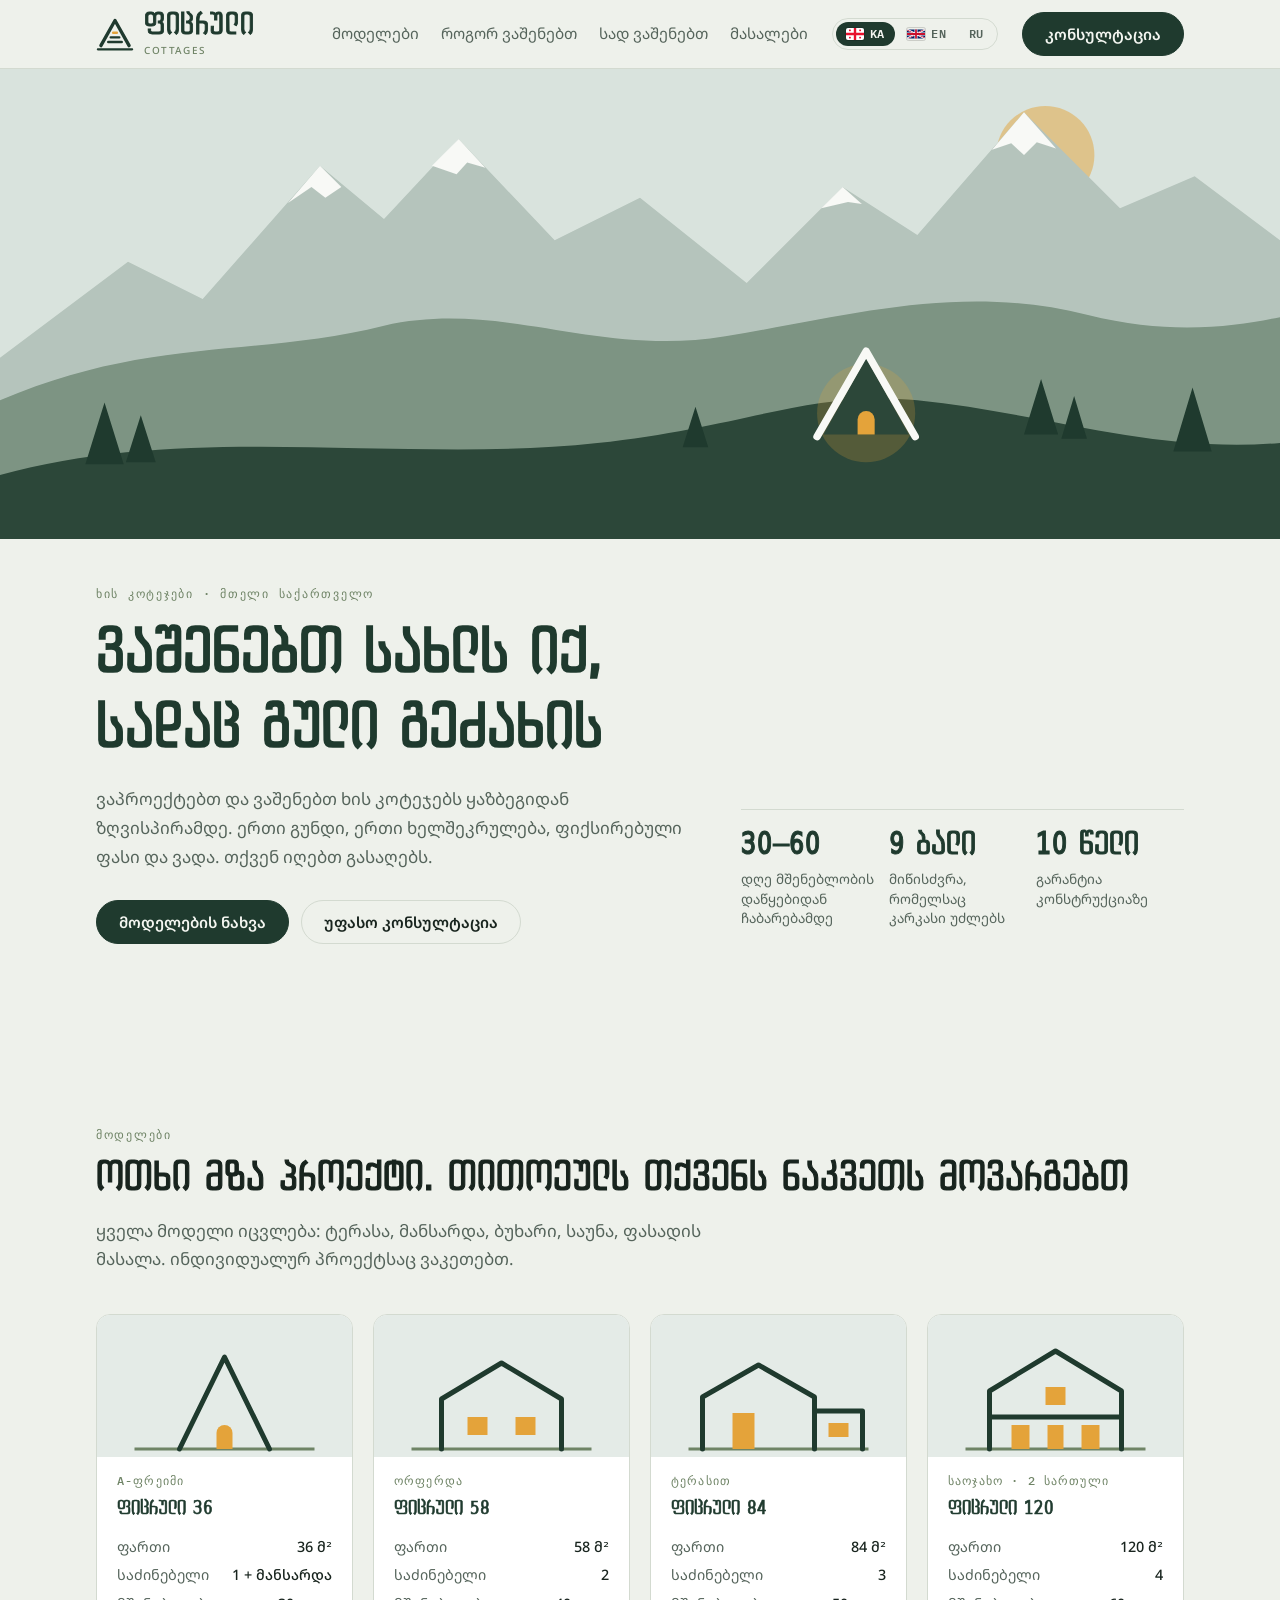
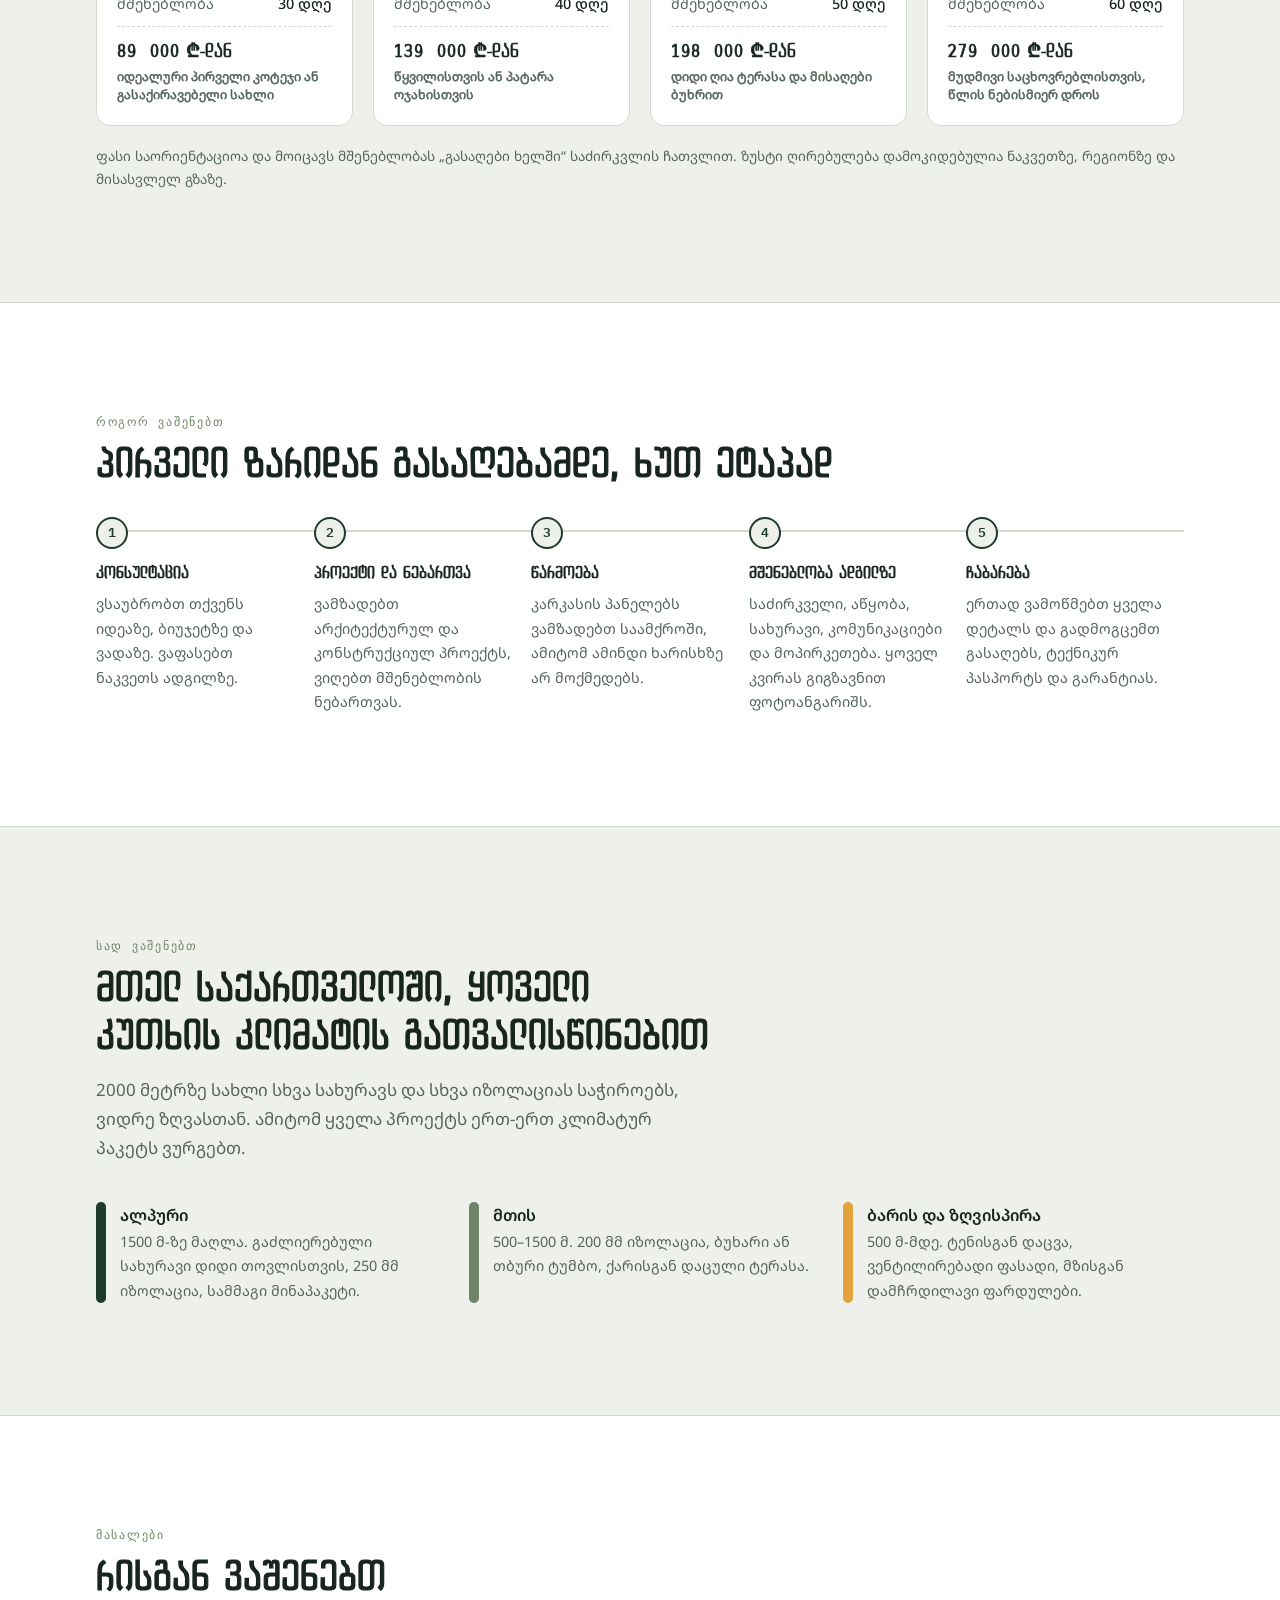
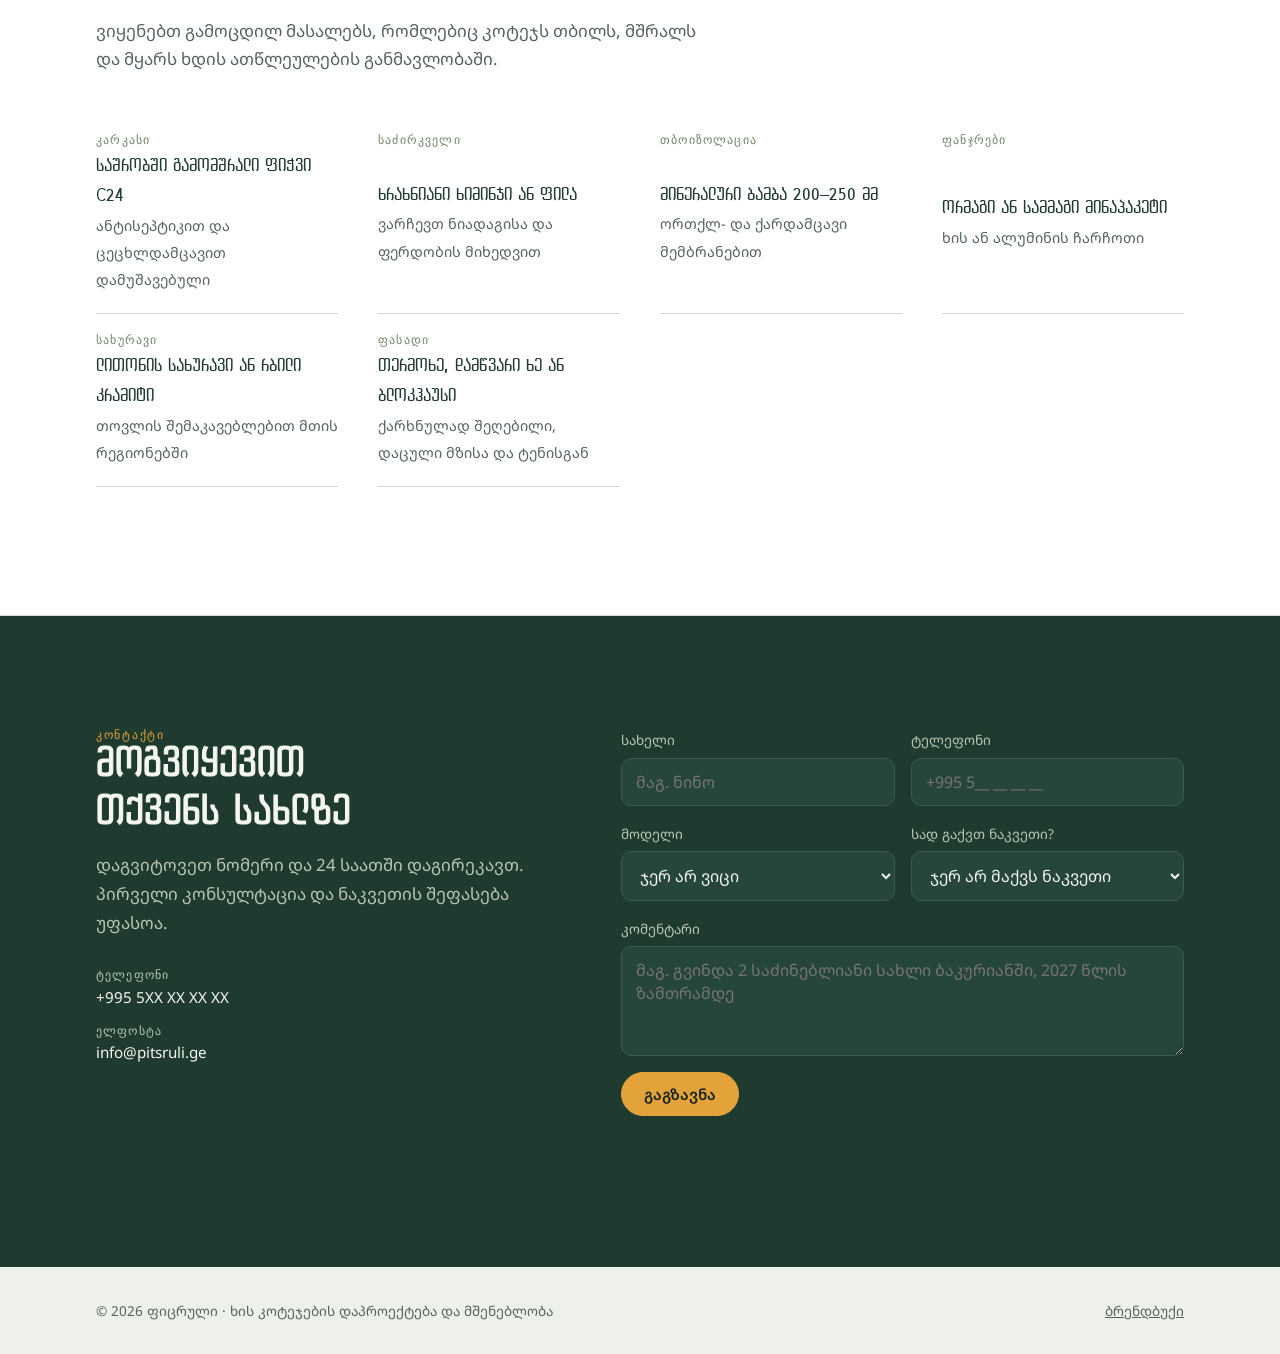
<file: cottages/index.html>
<!DOCTYPE html>
<html lang="ka">
<head>
<meta charset="UTF-8">
<meta name="viewport" content="width=device-width, initial-scale=1.0, viewport-fit=cover">
<title>ფიცრული — ხის კოტეჯები საქართველოში</title>
<meta name="claude:viewport-fit-sides" content="cover">
<meta name="description" content="ფიცრული აპროექტებს და აშენებს ხის კოტეჯებს მთელ საქართველოში — ყაზბეგიდან ზღვისპირამდე. ერთი გუნდი, ერთი ხელშეკრულება, გასაღები ხელში.">
<meta property="og:title" content="ფიცრული — ხის კოტეჯები საქართველოში">
<meta property="og:description" content="კოტეჯების დაპროექტება და მშენებლობა მთელ საქართველოში. გასაღები ხელში.">
<meta property="og:locale" content="ka_GE">
<link rel="icon" type="image/svg+xml" href="assets/favicon.svg">
<link rel="preconnect" href="https://fonts.googleapis.com">
<link rel="preconnect" href="https://fonts.gstatic.com" crossorigin>
<link href="https://fonts.googleapis.com/css2?family=Noto+Sans+Georgian:wght@400;500;600;700&family=Noto+Serif+Georgian:wght@600;700;800&family=IBM+Plex+Mono:wght@400;500&family=Noto+Sans:wght@400;500;600;700&family=Oswald:wght@500;600&display=swap" rel="stylesheet">
<style>
@font-face { font-family: "BPG Tech 05 Caps"; src: url("fonts/bpg-tech-05-caps.woff2") format("woff2"); font-weight: 100 900; font-display: swap; }
/* Layout: a landscape hero (Caucasus ridges + one lit cottage), then a calm single column of sections on a fog-green ground. */
:root {
  --bg: #EEF1EB;        /* fog */
  --surface: #FFFFFF;
  --ink: #18241E;
  --muted: #55645B;
  --line: #D3DAD0;
  --pine: #1F3A2E;      /* primary */
  --moss: #6F8466;
  --bark: #5A3E2B;
  --glow: #E4A33A;      /* window light, the only warm accent */
  --btn-bg: #1F3A2E;
  --btn-fg: #F4F6F1;
  --sky: #D9E3DD;
  --ridge-far: #B5C4BC;
  --ridge-mid: #7D9483;
  --ridge-near: #2C4739;
  --snow: #F8F9F6;
  --tree: #1F3A2E;

  --display: "BPG Tech 05 Caps", "Noto Serif Georgian", "Sylfaen", Georgia, serif;
  --body: "Noto Sans Georgian", "Sylfaen", system-ui, sans-serif;
  --mono: "IBM Plex Mono", ui-monospace, "SFMono-Regular", Menlo, monospace;

  --wrap: 1120px;
  --gut-l: max(16px, env(safe-area-inset-left, 0px));
  --gut-r: max(16px, env(safe-area-inset-right, 0px));
}
@media (prefers-color-scheme: dark) {
  :root:not([data-theme="light"]) {
    --bg: #0F1613; --surface: #16201B; --ink: #E5EBE4; --muted: #9AAA9F; --line: #26342D;
    --pine: #A8C4B1; --moss: #8DA486; --bark: #C29A78; --glow: #F0B04A;
    --btn-bg: #F0B04A; --btn-fg: #14201A;
    --sky: #142420; --ridge-far: #22362E; --ridge-mid: #1A2C24; --ridge-near: #101C17; --snow: #BFCBC4; --tree: #0B1511;
    color-scheme: dark;
  }
}
:root[data-theme="dark"] {
  --bg: #0F1613; --surface: #16201B; --ink: #E5EBE4; --muted: #9AAA9F; --line: #26342D;
  --pine: #A8C4B1; --moss: #8DA486; --bark: #C29A78; --glow: #F0B04A;
  --btn-bg: #F0B04A; --btn-fg: #14201A;
  --sky: #142420; --ridge-far: #22362E; --ridge-mid: #1A2C24; --ridge-near: #101C17; --snow: #BFCBC4; --tree: #0B1511;
  color-scheme: dark;
}

* { box-sizing: border-box; }
html { scroll-behavior: smooth; }
@media (prefers-reduced-motion: reduce) { html { scroll-behavior: auto; } *, *::before { animation: none !important; transition: none !important; } }
body { margin: 0; background: var(--bg); color: var(--ink); font: 400 16px/1.7 var(--body); -webkit-font-smoothing: antialiased; }
img, svg { max-width: 100%; }
a { color: inherit; }
:focus-visible { outline: 3px solid var(--glow); outline-offset: 3px; border-radius: 4px; }

.wrap { max-width: var(--wrap); margin: 0 auto; padding-left: var(--gut-l); padding-right: var(--gut-r); }
h1, h2, h3 { font-family: var(--display); font-weight: 400; line-height: 1.2; text-wrap: balance; margin: 0; }
h2 { font-size: clamp(1.7rem, 1.2rem + 1.8vw, 2.5rem); }
h3 { font-size: 1.25rem; }
p { margin: 0; }
.eyebrow { font: 500 .78rem/1 var(--mono); letter-spacing: .14em; text-transform: uppercase; color: var(--moss); }
.lead { color: var(--muted); max-width: 62ch; font-size: 1.06rem; }
.section { padding-block: clamp(64px, 9vw, 112px); }
.section-head { display: grid; gap: 14px; margin-bottom: 40px; }

/* Header */
body::before { content: ""; position: fixed; inset: 0 0 auto; height: env(safe-area-inset-top, 0px); z-index: 10; background: var(--bg); }
.site-header { position: sticky; top: env(safe-area-inset-top, 0px); z-index: 9; background: color-mix(in srgb, var(--bg) 88%, transparent); backdrop-filter: blur(10px); border-bottom: 1px solid var(--line); }
.site-header .wrap { display: flex; align-items: center; gap: 24px; padding-block: 12px; }
.brand { display: flex; align-items: center; gap: 10px; text-decoration: none; color: var(--pine); }
.brand svg { width: 38px; height: 38px; }
.brand b { font: 400 1.85rem/1 var(--display); letter-spacing: .02em; }
.brand small { display: block; font: 500 .62rem/1 var(--body); letter-spacing: .16em; color: var(--moss); margin-top: 4px; }
.nav { display: flex; gap: 22px; margin-left: auto; font-size: .95rem; }
.nav a { text-decoration: none; color: var(--muted); }
.nav a:hover { color: var(--ink); }
.btn { display: inline-flex; align-items: center; justify-content: center; gap: 8px; padding: 12px 22px; border-radius: 999px; border: 1.5px solid var(--btn-bg); background: var(--btn-bg); color: var(--btn-fg); font: 600 .95rem/1.2 var(--body); text-decoration: none; cursor: pointer; transition: transform .15s ease; }
.btn:hover { transform: translateY(-1px); }
.btn.ghost { background: transparent; color: var(--ink); border-color: var(--line); }
.lang { display: flex; gap: 2px; padding: 3px; border: 1px solid var(--line); border-radius: 999px; }
.lang button { display: inline-flex; align-items: center; gap: 6px; font: 600 .74rem/1 var(--mono); letter-spacing: .06em; color: var(--muted); background: transparent; border: 0; border-radius: 999px; padding: 6px 10px; cursor: pointer; }
.lang svg { width: 18px; height: 12px; flex: none; border-radius: 2px; box-shadow: 0 0 0 1px rgba(0, 0, 0, .15); }
.lang button:hover { color: var(--ink); }
.lang button[aria-pressed="true"] { background: var(--btn-bg); color: var(--btn-fg); }
@media (max-width: 860px) { .nav { display: none; } .lang { margin-left: auto; } .site-header .btn { padding: 10px 16px; } }
@media (max-width: 560px) { .head-cta { display: none; } .brand small { white-space: nowrap; font-size: .54rem; letter-spacing: .1em; } .lang button { padding: 6px 8px; gap: 5px; } }

/* Hero */
.hero { position: relative; overflow: hidden; background: var(--sky); }
.hero-art { display: block; width: 100%; height: clamp(260px, 38vw, 470px); }
.hero-art .sky { fill: var(--sky); }
.hero-art .far { fill: var(--ridge-far); }
.hero-art .snow { fill: var(--snow); }
.hero-art .mid { fill: var(--ridge-mid); }
.hero-art .near { fill: var(--ridge-near); }
.hero-art .tree { fill: var(--tree); }
.hero-art .roof { fill: none; stroke: var(--snow); stroke-width: 7; stroke-linejoin: round; stroke-linecap: round; }
.hero-art .house { fill: var(--ridge-near); }
.hero-art .win { fill: var(--glow); }
.hero-art .halo { fill: var(--glow); opacity: .22; }
.hero-art .sun { fill: var(--glow); opacity: .5; }
@media (prefers-reduced-motion: no-preference) { .hero-art .halo { animation: breathe 5s ease-in-out infinite; transform-origin: 812px 352px; } }
@keyframes breathe { 50% { opacity: .38; transform: scale(1.15); } }
.hero-copy { background: var(--bg); }
.hero-copy .wrap { display: grid; grid-template-columns: 1.35fr 1fr; gap: 48px; padding-block: 48px 72px; align-items: end; }
.hero h1 { font-size: clamp(2.1rem, 1.3rem + 3.4vw, 3.9rem); font-weight: 400; color: var(--pine); }
.hero-copy .eyebrow { margin-bottom: 18px; }
.hero-copy .lead { margin-top: 18px; }
.hero-actions { display: flex; flex-wrap: wrap; gap: 12px; margin-top: 28px; }
.facts { display: grid; grid-template-columns: repeat(3, 1fr); gap: 0; border-top: 1px solid var(--line); }
.facts div { padding: 18px 12px 0 0; }
.facts dt { font: 700 clamp(1.5rem, 1.1rem + 1.2vw, 2rem)/1.1 var(--display); color: var(--pine); font-variant-numeric: tabular-nums; }
.facts dd { margin: 6px 0 0; font-size: .85rem; color: var(--muted); line-height: 1.45; }
@media (max-width: 860px) { .hero-copy .wrap { grid-template-columns: 1fr; gap: 36px; } }

/* Models */
.models { display: grid; grid-template-columns: repeat(4, 1fr); gap: 20px; }
@media (max-width: 1000px) { .models { grid-template-columns: repeat(2, 1fr); } }
@media (max-width: 560px) { .models { grid-template-columns: 1fr; } }
.model { display: flex; flex-direction: column; background: var(--surface); border: 1px solid var(--line); border-radius: 14px; overflow: hidden; }
.model figure { margin: 0; background: color-mix(in srgb, var(--sky) 70%, var(--surface)); padding: 22px 18px 0; }
.model figure svg { display: block; width: 100%; height: 120px; }
.model figure .r { fill: none; stroke: var(--pine); stroke-width: 5; stroke-linejoin: round; stroke-linecap: round; }
.model figure .w { fill: var(--glow); }
.model figure .g { stroke: var(--moss); stroke-width: 3; }
.model-body { display: flex; flex-direction: column; gap: 10px; padding: 18px 20px 22px; flex: 1; }
.model-body .tag { font: 500 .72rem/1 var(--mono); letter-spacing: .1em; color: var(--moss); text-transform: uppercase; }
.model-body h3 { color: var(--pine); }
.specs { display: grid; grid-template-columns: auto 1fr; gap: 4px 14px; margin: 4px 0 0; font-size: .9rem; }
.specs dt { color: var(--muted); }
.specs dd { margin: 0; text-align: right; font-variant-numeric: tabular-nums; font-weight: 500; }
.price { margin-top: auto; padding-top: 14px; border-top: 1px dashed var(--line); font: 700 1.2rem/1.2 var(--display); color: var(--ink); font-variant-numeric: tabular-nums; }
.price small { display: block; font: 400 .78rem/1.4 var(--body); color: var(--muted); margin-top: 4px; }
.note { margin-top: 18px; font-size: .85rem; color: var(--muted); }

/* Process */
.steps { list-style: none; padding: 0; margin: 0; display: grid; grid-template-columns: repeat(5, 1fr); gap: 0; counter-reset: s; }
.steps li { counter-increment: s; padding: 22px 20px 0 0; border-top: 2px solid var(--line); position: relative; }
.steps li::before { content: counter(s); position: absolute; top: -15px; left: 0; width: 28px; height: 28px; display: grid; place-items: center; border-radius: 50%; background: var(--bg); border: 2px solid var(--pine); font: 600 .8rem/1 var(--mono); color: var(--pine); }
.steps h3 { font-size: 1.05rem; margin: 10px 0 8px; }
.steps p { font-size: .9rem; color: var(--muted); }
.steps .dur { display: block; margin-top: 10px; font: 500 .75rem/1 var(--mono); color: var(--moss); }
@media (max-width: 960px) { .steps { grid-template-columns: 1fr; gap: 0; } .steps li { border-top: 0; border-left: 2px solid var(--line); padding: 0 0 32px 28px; } .steps li::before { left: -15px; top: 0; } .steps h3 { margin-top: 2px; } }

/* Regions */
.band { background: var(--surface); border-block: 1px solid var(--line); }
.regions-grid { display: grid; grid-template-columns: 1fr 1.4fr; gap: 48px; align-items: start; }
@media (max-width: 860px) { .regions-grid { grid-template-columns: 1fr; } }
.packages { display: grid; grid-template-columns: repeat(3, minmax(0, 1fr)); gap: 32px; }
@media (max-width: 760px) { .packages { grid-template-columns: 1fr; gap: 20px; } }
.pkg { display: grid; grid-template-columns: 10px 1fr; gap: 14px; }
.pkg i { border-radius: 6px; }
.pkg b { font-weight: 600; }
.pkg p { font-size: .9rem; color: var(--muted); }
.k-alp { background: var(--pine); } .k-mt { background: var(--moss); } .k-low { background: var(--glow); }
.table-scroll { overflow-x: auto; }
table { width: 100%; border-collapse: collapse; font-size: .95rem; min-width: 440px; }
th, td { text-align: left; padding: 12px 10px; border-bottom: 1px solid var(--line); }
th { font: 500 .72rem/1 var(--mono); letter-spacing: .1em; text-transform: uppercase; color: var(--muted); }
td.alt { font-variant-numeric: tabular-nums; text-align: right; font-family: var(--mono); font-size: .88rem; }
th.alt { text-align: right; }
td .chip { display: inline-flex; align-items: center; gap: 8px; font-size: .85rem; }
td .chip::before { content: ""; width: 9px; height: 9px; border-radius: 50%; background: currentColor; }
.c-alp { color: var(--pine); } .c-mt { color: var(--moss); } .c-low { color: var(--bark); }

/* Materials */
.mat-grid { display: grid; grid-template-columns: repeat(auto-fit, minmax(240px, 1fr)); gap: 0 40px; }
.mat { padding: 20px 0; border-bottom: 1px solid var(--line); display: grid; gap: 6px; }
.mat dt { font: 500 .74rem/1 var(--mono); letter-spacing: .1em; text-transform: uppercase; color: var(--moss); }
.mat dd { margin: 0; }
.mat dd b { font-family: var(--display); font-size: 1.1rem; color: var(--pine); display: block; }
.mat dd span { font-size: .9rem; color: var(--muted); }

/* Contact */
.contact { --c-bg: #1F3A2E; --c-ink: #F4F6F1; --c-muted: #B9C7B2; --c-line: #3D5A4B; --c-field: #27463A; background: var(--c-bg); color: var(--c-ink); }
.contact .wrap { display: grid; grid-template-columns: 1fr 1.2fr; gap: 56px; }
.contact h2 { color: var(--c-ink); }
.contact .lead { color: var(--c-muted); margin-top: 14px; }
.contact .eyebrow { color: var(--glow); }
.contact-info { margin-top: 32px; display: grid; gap: 14px; font-size: .95rem; color: var(--c-ink); }
.contact-info span:not(.v) { display: block; font: 500 .72rem/1 var(--mono); letter-spacing: .1em; text-transform: uppercase; color: var(--c-muted); margin-bottom: 4px; }
form { display: grid; grid-template-columns: 1fr 1fr; gap: 16px; }
form .full { grid-column: 1 / -1; }
label { display: grid; gap: 6px; font-size: .85rem; color: var(--c-muted); }
input, select, textarea { font: 400 1rem/1.4 var(--body); color: var(--c-ink); background: var(--c-field); border: 1px solid var(--c-line); border-radius: 10px; padding: 12px 14px; width: 100%; min-width: 0; }
textarea { min-height: 110px; resize: vertical; }
.contact .btn { background: var(--glow); border-color: var(--glow); color: #18241E; }
.form-msg { grid-column: 1 / -1; font-size: .95rem; color: var(--glow); min-height: 1.5em; }
@media (prefers-color-scheme: dark) { :root:not([data-theme="light"]) .contact { --c-bg: #13241C; --c-field: #1B3127; --c-line: #2E4A3C; } }
:root[data-theme="dark"] .contact { --c-bg: #13241C; --c-field: #1B3127; --c-line: #2E4A3C; }
@media (max-width: 860px) { .contact .wrap { grid-template-columns: 1fr; gap: 36px; } form { grid-template-columns: 1fr; } }

footer { padding-block: 32px; font-size: .85rem; color: var(--muted); }
footer .wrap { display: flex; flex-wrap: wrap; gap: 16px 32px; align-items: center; justify-content: space-between; }

/* Thicken the single-weight heading font a little. */
h1, h2, h3, .brand b, .facts dt, .price { -webkit-text-stroke: .028em currentColor; }

/* English and Russian: the heading font has no Cyrillic, so both use Oswald (a similar narrow caps face). */
:root:lang(en), :root:lang(ru) { --display: "Oswald", "Noto Sans", "Arial Narrow", sans-serif; --body: "Noto Sans", system-ui, sans-serif; }
:lang(en) h1, :lang(en) h2, :lang(en) h3, :lang(ru) h1, :lang(ru) h2, :lang(ru) h3 { text-transform: uppercase; font-weight: 500; letter-spacing: .01em; -webkit-text-stroke: 0; }
:lang(en) .brand b, :lang(ru) .brand b { font-size: 1.6rem; font-weight: 600; text-transform: uppercase; letter-spacing: .03em; -webkit-text-stroke: 0; }
:lang(en) .facts dt, :lang(en) .price, :lang(ru) .facts dt, :lang(ru) .price { font-weight: 500; -webkit-text-stroke: 0; }
</style>
</head>
<body>

<header class="site-header">
  <div class="wrap">
    <a class="brand" href="#top" aria-label="ფიცრული — მთავარი" data-i18n-aria="brand.aria">
      <svg viewBox="0 0 120 124" aria-hidden="true"><g fill="none" stroke="currentColor" stroke-linecap="round" stroke-linejoin="round"><path d="M14 100 L60 18 L106 100" stroke-width="11"/><path d="M54 58 H66" stroke="var(--glow)" stroke-width="8"/><path d="M46 73 H74 M38 88 H82" stroke-width="8"/><path d="M4 112 H116" stroke-width="7"/></g></svg>
      <span><b data-i18n="brand.name">ფიცრული</b><small data-i18n="brand.sub">COTTAGES</small></span>
    </a>
    <nav class="nav" aria-label="მთავარი მენიუ" data-i18n-aria="nav.aria">
      <a href="#models" data-i18n="nav.models">მოდელები</a>
      <a href="#process" data-i18n="nav.process">როგორ ვაშენებთ</a>
      <a href="#regions" data-i18n="nav.regions">სად ვაშენებთ</a>
      <a href="#materials" data-i18n="nav.materials">მასალები</a>
    </nav>
    <div class="lang" role="group" aria-label="ენა / Language / Язык">
      <button type="button" data-lang="ka" aria-pressed="true"><svg viewBox="0 0 30 20" aria-hidden="true"><rect width="30" height="20" fill="#fff"/><path d="M13 0h4v20h-4zM0 8h30v4H0z" fill="#E8112D"/><path d="M5.5 2.5h2v3h-2zM5 3h3v2H5zM22.5 2.5h2v3h-2zM22 3h3v2h-3zM5.5 14.5h2v3h-2zM5 15h3v2H5zM22.5 14.5h2v3h-2zM22 15h3v2h-3z" fill="#E8112D"/></svg>KA</button>
      <button type="button" data-lang="en" aria-pressed="false"><svg viewBox="0 0 60 30" aria-hidden="true"><clipPath id="gb-t"><path d="M30 15h30v15zv15H0zH0V0zV0h30z"/></clipPath><rect width="60" height="30" fill="#012169"/><path d="M0 0l60 30M60 0L0 30" stroke="#fff" stroke-width="6"/><path d="M0 0l60 30M60 0L0 30" clip-path="url(#gb-t)" stroke="#C8102E" stroke-width="4"/><path d="M30 0v30M0 15h60" stroke="#fff" stroke-width="10"/><path d="M30 0v30M0 15h60" stroke="#C8102E" stroke-width="6"/></svg>EN</button>
      <button type="button" data-lang="ru" aria-pressed="false">RU</button>
    </div>
    <a class="btn head-cta" href="#contact" data-i18n="cta.consult">კონსულტაცია</a>
  </div>
</header>

<main id="top">
  <section class="hero" aria-labelledby="hero-title">
    <svg class="hero-art" viewBox="0 0 1200 470" preserveAspectRatio="xMidYMax slice" aria-hidden="true">
      <rect class="sky" width="1200" height="470"/>
      <circle class="sun" cx="980" cy="110" r="46"/>
      <path class="far" d="M0 300 L120 210 L190 245 L300 120 L360 170 L430 95 L520 190 L600 150 L700 230 L790 140 L860 185 L960 70 L1050 160 L1120 130 L1200 190 L1200 470 L0 470 Z"/>
      <path class="snow" d="M270 155 L300 120 L320 140 L305 150 L292 140 Z M405 120 L430 95 L455 122 L438 117 L428 128 Z M930 105 L960 70 L990 104 L972 98 L960 110 L948 99 Z M770 160 L790 140 L808 156 L795 154 Z"/>
      <path class="mid" d="M0 340 C140 280 240 300 360 270 C470 245 560 300 680 280 C800 260 900 230 1020 260 C1100 280 1160 270 1200 262 L1200 470 L0 470 Z"/>
      <path class="near" d="M0 410 C180 360 380 400 560 380 C700 365 760 330 860 340 C980 352 1080 390 1200 380 L1200 470 L0 470 Z"/>
      <g class="tree">
        <path d="M80 400 l18 -58 l18 58 Z M118 398 l14 -44 l14 44 Z M960 372 l16 -52 l16 52 Z M995 376 l12 -40 l12 40 Z M1100 388 l18 -60 l18 60 Z M640 384 l12 -38 l12 38 Z"/>
      </g>
      <circle class="halo" cx="812" cy="352" r="46"/>
      <path class="house" d="M772 372 L812 300 L852 372 Z"/>
      <path class="roof" d="M766 374 L812 294 L858 374"/>
      <path class="win" d="M804 372 V358 a8 8 0 0 1 16 0 V372 Z"/>
    </svg>
    <div class="hero-copy">
      <div class="wrap">
        <div>
          <p class="eyebrow" data-i18n="hero.eyebrow">ხის კოტეჯები · მთელი საქართველო</p>
          <h1 id="hero-title" data-i18n="hero.title">ვაშენებთ სახლს იქ, სადაც გული გეძახის</h1>
          <p class="lead" data-i18n="hero.lead">ვაპროექტებთ და ვაშენებთ ხის კოტეჯებს ყაზბეგიდან ზღვისპირამდე. ერთი გუნდი, ერთი ხელშეკრულება, ფიქსირებული ფასი და ვადა. თქვენ იღებთ გასაღებს.</p>
          <div class="hero-actions">
            <a class="btn" href="#models" data-i18n="hero.btn1">მოდელების ნახვა</a>
            <a class="btn ghost" href="#contact" data-i18n="hero.btn2">უფასო კონსულტაცია</a>
          </div>
        </div>
        <dl class="facts">
          <div><dt>30–60</dt><dd data-i18n="f1.dd">დღე მშენებლობის დაწყებიდან ჩაბარებამდე</dd></div>
          <div><dt data-i18n="f2.dt">9 ბალი</dt><dd data-i18n="f2.dd">მიწისძვრა, რომელსაც კარკასი უძლებს</dd></div>
          <div><dt data-i18n="f3.dt">10 წელი</dt><dd data-i18n="f3.dd">გარანტია კონსტრუქციაზე</dd></div>
        </dl>
      </div>
    </div>
  </section>

  <section class="section" id="models" aria-labelledby="models-title">
    <div class="wrap">
      <div class="section-head">
        <p class="eyebrow" data-i18n="nav.models">მოდელები</p>
        <h2 id="models-title" data-i18n="models.title">ოთხი მზა პროექტი. თითოეულს თქვენს ნაკვეთს მოვარგებთ</h2>
        <p class="lead" data-i18n="models.lead">ყველა მოდელი იცვლება: ტერასა, მანსარდა, ბუხარი, საუნა, ფასადის მასალა. ინდივიდუალურ პროექტსაც ვაკეთებთ.</p>
      </div>
      <div class="models" id="models-grid">
        <article class="model">
          <figure><svg viewBox="0 0 200 120" aria-hidden="true"><path class="g" d="M10 112 H190"/><path class="r" d="M55 112 L100 20 L145 112"/><path class="w" d="M92 112 V96 a8 8 0 0 1 16 0 V112 Z"/></svg></figure>
          <div class="model-body">
            <span class="tag">A-ფრეიმი</span>
            <h3>ფიცრული 36</h3>
            <dl class="specs"><dt>ფართი</dt><dd>36 მ²</dd><dt>საძინებელი</dt><dd>1 + მანსარდა</dd><dt>მშენებლობა</dt><dd>30 დღე</dd></dl>
            <p class="price"><span>89 000 ₾-დან</span><small>იდეალური პირველი კოტეჯი ან გასაქირავებელი სახლი</small></p>
          </div>
        </article>
        <article class="model">
          <figure><svg viewBox="0 0 200 120" aria-hidden="true"><path class="g" d="M10 112 H190"/><path class="r" d="M40 112 V62 L100 26 L160 62 V112"/><path class="w" d="M66 80 h20 v18 h-20 Z M114 80 h20 v18 h-20 Z"/></svg></figure>
          <div class="model-body">
            <span class="tag">ორფერდა</span>
            <h3>ფიცრული 58</h3>
            <dl class="specs"><dt>ფართი</dt><dd>58 მ²</dd><dt>საძინებელი</dt><dd>2</dd><dt>მშენებლობა</dt><dd>40 დღე</dd></dl>
            <p class="price"><span>139 000 ₾-დან</span><small>წყვილისთვის ან პატარა ოჯახისთვის</small></p>
          </div>
        </article>
        <article class="model">
          <figure><svg viewBox="0 0 200 120" aria-hidden="true"><path class="g" d="M10 112 H190"/><path class="r" d="M24 112 V60 L80 28 L136 60 V112 M136 74 H184 V112"/><path class="w" d="M54 76 h22 v36 h-22 Z M150 86 h20 v14 h-20 Z"/></svg></figure>
          <div class="model-body">
            <span class="tag">ტერასით</span>
            <h3>ფიცრული 84</h3>
            <dl class="specs"><dt>ფართი</dt><dd>84 მ²</dd><dt>საძინებელი</dt><dd>3</dd><dt>მშენებლობა</dt><dd>50 დღე</dd></dl>
            <p class="price"><span>198 000 ₾-დან</span><small>დიდი ღია ტერასა და მისაღები ბუხრით</small></p>
          </div>
        </article>
        <article class="model">
          <figure><svg viewBox="0 0 200 120" aria-hidden="true"><path class="g" d="M10 112 H190"/><path class="r" d="M34 112 V54 L100 14 L166 54 V112 M34 80 H166"/><path class="w" d="M56 88 h18 v24 h-18 Z M92 88 h16 v24 h-16 Z M126 88 h18 v24 h-18 Z M90 50 h20 v18 h-20 Z"/></svg></figure>
          <div class="model-body">
            <span class="tag">საოჯახო · 2 სართული</span>
            <h3>ფიცრული 120</h3>
            <dl class="specs"><dt>ფართი</dt><dd>120 მ²</dd><dt>საძინებელი</dt><dd>4</dd><dt>მშენებლობა</dt><dd>60 დღე</dd></dl>
            <p class="price"><span>279 000 ₾-დან</span><small>მუდმივი საცხოვრებლისთვის, წლის ნებისმიერ დროს</small></p>
          </div>
        </article>
      </div>
      <p class="note" data-i18n="models.note">ფასი საორიენტაციოა და მოიცავს მშენებლობას „გასაღები ხელში“ საძირკვლის ჩათვლით. ზუსტი ღირებულება დამოკიდებულია ნაკვეთზე, რეგიონზე და მისასვლელ გზაზე.</p>
    </div>
  </section>

  <section class="section band" id="process" aria-labelledby="process-title">
    <div class="wrap">
      <div class="section-head">
        <p class="eyebrow" data-i18n="nav.process">როგორ ვაშენებთ</p>
        <h2 id="process-title" data-i18n="process.title">პირველი ზარიდან გასაღებამდე, ხუთ ეტაპად</h2>
      </div>
      <ol class="steps">
        <li><h3 data-i18n="s1.h">კონსულტაცია</h3><p data-i18n="s1.p">ვსაუბრობთ თქვენს იდეაზე, ბიუჯეტზე და ვადაზე. ვაფასებთ ნაკვეთს ადგილზე.</p></li>
        <li><h3 data-i18n="s2.h">პროექტი და ნებართვა</h3><p data-i18n="s2.p">ვამზადებთ არქიტექტურულ და კონსტრუქციულ პროექტს, ვიღებთ მშენებლობის ნებართვას.</p></li>
        <li><h3 data-i18n="s3.h">წარმოება</h3><p data-i18n="s3.p">კარკასის პანელებს ვამზადებთ საამქროში, ამიტომ ამინდი ხარისხზე არ მოქმედებს.</p></li>
        <li><h3 data-i18n="s4.h">მშენებლობა ადგილზე</h3><p data-i18n="s4.p">საძირკველი, აწყობა, სახურავი, კომუნიკაციები და მოპირკეთება. ყოველ კვირას გიგზავნით ფოტოანგარიშს.</p></li>
        <li><h3 data-i18n="s5.h">ჩაბარება</h3><p data-i18n="s5.p">ერთად ვამოწმებთ ყველა დეტალს და გადმოგცემთ გასაღებს, ტექნიკურ პასპორტს და გარანტიას.</p></li>
      </ol>
    </div>
  </section>

  <section class="section" id="regions" aria-labelledby="regions-title">
    <div class="wrap">
      <div>
        <div class="section-head">
          <p class="eyebrow" data-i18n="nav.regions">სად ვაშენებთ</p>
          <h2 id="regions-title" data-i18n="regions.title">მთელ საქართველოში, ყოველი კუთხის კლიმატის გათვალისწინებით</h2>
          <p class="lead" data-i18n="regions.lead">2000 მეტრზე სახლი სხვა სახურავს და სხვა იზოლაციას საჭიროებს, ვიდრე ზღვასთან. ამიტომ ყველა პროექტს ერთ-ერთ კლიმატურ პაკეტს ვურგებთ.</p>
        </div>
        <div class="packages">
          <div class="pkg"><i class="k-alp"></i><div><b data-i18n="pkg1.h">ალპური</b><p data-i18n="pkg1.p">1500 მ-ზე მაღლა. გაძლიერებული სახურავი დიდი თოვლისთვის, 250 მმ იზოლაცია, სამმაგი მინაპაკეტი.</p></div></div>
          <div class="pkg"><i class="k-mt"></i><div><b data-i18n="pkg2.h">მთის</b><p data-i18n="pkg2.p">500–1500 მ. 200 მმ იზოლაცია, ბუხარი ან თბური ტუმბო, ქარისგან დაცული ტერასა.</p></div></div>
          <div class="pkg"><i class="k-low"></i><div><b data-i18n="pkg3.h">ბარის და ზღვისპირა</b><p data-i18n="pkg3.p">500 მ-მდე. ტენისგან დაცვა, ვენტილირებადი ფასადი, მზისგან დამჩრდილავი ფარდულები.</p></div></div>
        </div>
      </div>
    </div>
  </section>

  <section class="section band" id="materials" aria-labelledby="materials-title">
    <div class="wrap">
      <div class="section-head">
        <p class="eyebrow" data-i18n="nav.materials">მასალები</p>
        <h2 id="materials-title" data-i18n="materials.title">რისგან ვაშენებთ</h2>
        <p class="lead" data-i18n="materials.lead">ვიყენებთ გამოცდილ მასალებს, რომლებიც კოტეჯს თბილს, მშრალს და მყარს ხდის ათწლეულების განმავლობაში.</p>
      </div>
      <dl class="mat-grid">
        <div class="mat"><dt data-i18n="mat1.dt">კარკასი</dt><dd><b data-i18n="mat1.b">საშრობში გამომშრალი ფიჭვი C24</b><span data-i18n="mat1.s">ანტისეპტიკით და ცეცხლდამცავით დამუშავებული</span></dd></div>
        <div class="mat"><dt data-i18n="mat2.dt">საძირკველი</dt><dd><b data-i18n="mat2.b">ხრახნიანი ხიმინჯი ან ფილა</b><span data-i18n="mat2.s">ვარჩევთ ნიადაგისა და ფერდობის მიხედვით</span></dd></div>
        <div class="mat"><dt data-i18n="mat3.dt">თბოიზოლაცია</dt><dd><b data-i18n="mat3.b">მინერალური ბამბა 200–250 მმ</b><span data-i18n="mat3.s">ორთქლ- და ქარდამცავი მემბრანებით</span></dd></div>
        <div class="mat"><dt data-i18n="mat4.dt">ფანჯრები</dt><dd><b data-i18n="mat4.b">ორმაგი ან სამმაგი მინაპაკეტი</b><span data-i18n="mat4.s">ხის ან ალუმინის ჩარჩოთი</span></dd></div>
        <div class="mat"><dt data-i18n="mat5.dt">სახურავი</dt><dd><b data-i18n="mat5.b">ლითონის სახურავი ან რბილი კრამიტი</b><span data-i18n="mat5.s">თოვლის შემაკავებლებით მთის რეგიონებში</span></dd></div>
        <div class="mat"><dt data-i18n="mat6.dt">ფასადი</dt><dd><b data-i18n="mat6.b">თერმოხე, დამწვარი ხე ან ბლოკჰაუსი</b><span data-i18n="mat6.s">ქარხნულად შეღებილი, დაცული მზისა და ტენისგან</span></dd></div>
      </dl>
    </div>
  </section>

  <section class="section contact" id="contact" aria-labelledby="contact-title">
    <div class="wrap">
      <div>
        <p class="eyebrow" data-i18n="contact.eyebrow">კონტაქტი</p>
        <h2 id="contact-title" data-i18n="contact.title">მოგვიყევით თქვენს სახლზე</h2>
        <p class="lead" data-i18n="contact.lead">დაგვიტოვეთ ნომერი და 24 საათში დაგირეკავთ. პირველი კონსულტაცია და ნაკვეთის შეფასება უფასოა.</p>
        <div class="contact-info">
          <div><span data-i18n="form.phone">ტელეფონი</span><span class="v" id="c-phone">+995 5XX XX XX XX</span></div>
          <div><span data-i18n="contact.email">ელფოსტა</span><span class="v" id="c-email">info@pitsruli.ge</span></div>
        </div>
      </div>
      <form id="lead-form" novalidate>
        <label><span data-i18n="form.name">სახელი</span><input id="f-name" name="name" autocomplete="name" required placeholder="მაგ. ნინო" data-i18n-ph="form.name.ph"></label>
        <label><span data-i18n="form.phone">ტელეფონი</span><input id="f-phone" name="phone" type="tel" autocomplete="tel" required placeholder="+995 5__ __ __ __"></label>
        <label><span data-i18n="form.model">მოდელი</span>
          <select id="f-model" name="model">
            <option value="unsure" data-i18n="opt.unsure">ჯერ არ ვიცი</option>
          </select>
        </label>
        <label><span data-i18n="form.region">სად გაქვთ ნაკვეთი?</span>
          <select id="f-region" name="region">
            <option value="none" data-i18n="r.none">ჯერ არ მაქვს ნაკვეთი</option><option value="mtskheta-mtianeti" data-i18n="r.mm">მცხეთა-მთიანეთი</option><option value="samtskhe-javakheti" data-i18n="r.sj">სამცხე-ჯავახეთი</option><option value="adjara" data-i18n="r.aj">აჭარა</option><option value="guria" data-i18n="r.gu">გურია</option><option value="samegrelo-zemo-svaneti" data-i18n="r.sz">სამეგრელო-ზემო სვანეთი</option><option value="racha-lechkhumi" data-i18n="r.rl">რაჭა-ლეჩხუმი</option><option value="imereti" data-i18n="r.im">იმერეთი</option><option value="kakheti" data-i18n="r.ka">კახეთი</option><option value="shida-kartli" data-i18n="r.sk">შიდა ქართლი</option><option value="kvemo-kartli" data-i18n="r.kk">ქვემო ქართლი</option><option value="tbilisi" data-i18n="r.tb">თბილისი</option>
          </select>
        </label>
        <label class="full"><span data-i18n="form.msg">კომენტარი</span><textarea id="f-msg" name="message" placeholder="მაგ. გვინდა 2 საძინებლიანი სახლი ბაკურიანში, 2027 წლის ზამთრამდე" data-i18n-ph="form.msg.ph"></textarea></label>
        <div class="full"><button class="btn" type="submit" data-i18n="form.send">გაგზავნა</button></div>
        <p class="form-msg" id="form-msg" role="status" aria-live="polite"></p>
      </form>
    </div>
  </section>
</main>

<footer>
  <div class="wrap">
    <span data-i18n="footer.text">© 2026 ფიცრული · ხის კოტეჯების დაპროექტება და მშენებლობა</span>
    <a href="brandbook.html" data-i18n="footer.bb">ბრენდბუქი</a>
  </div>
</footer>

<script src="js/config.js"></script>
<script src="js/content.js"></script>
<script src="js/site.js"></script>
</body>

</html>
</file>
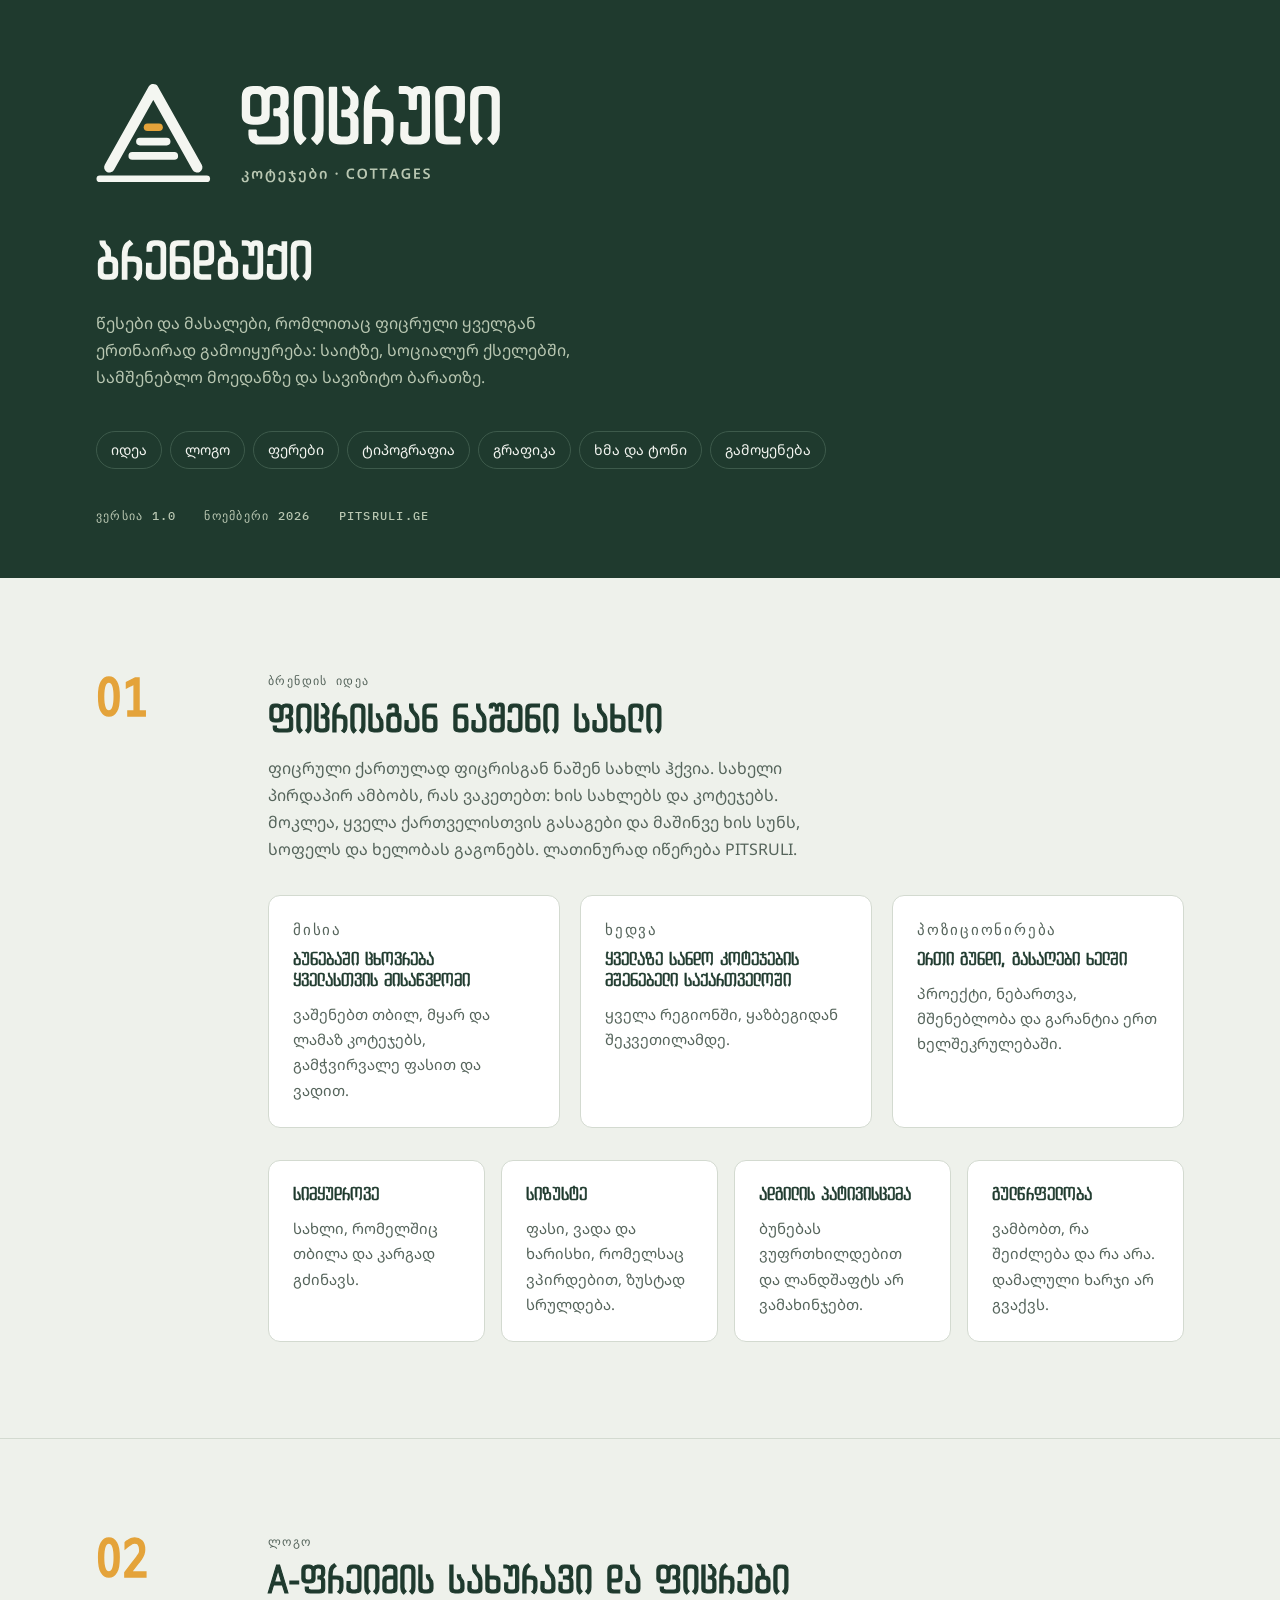
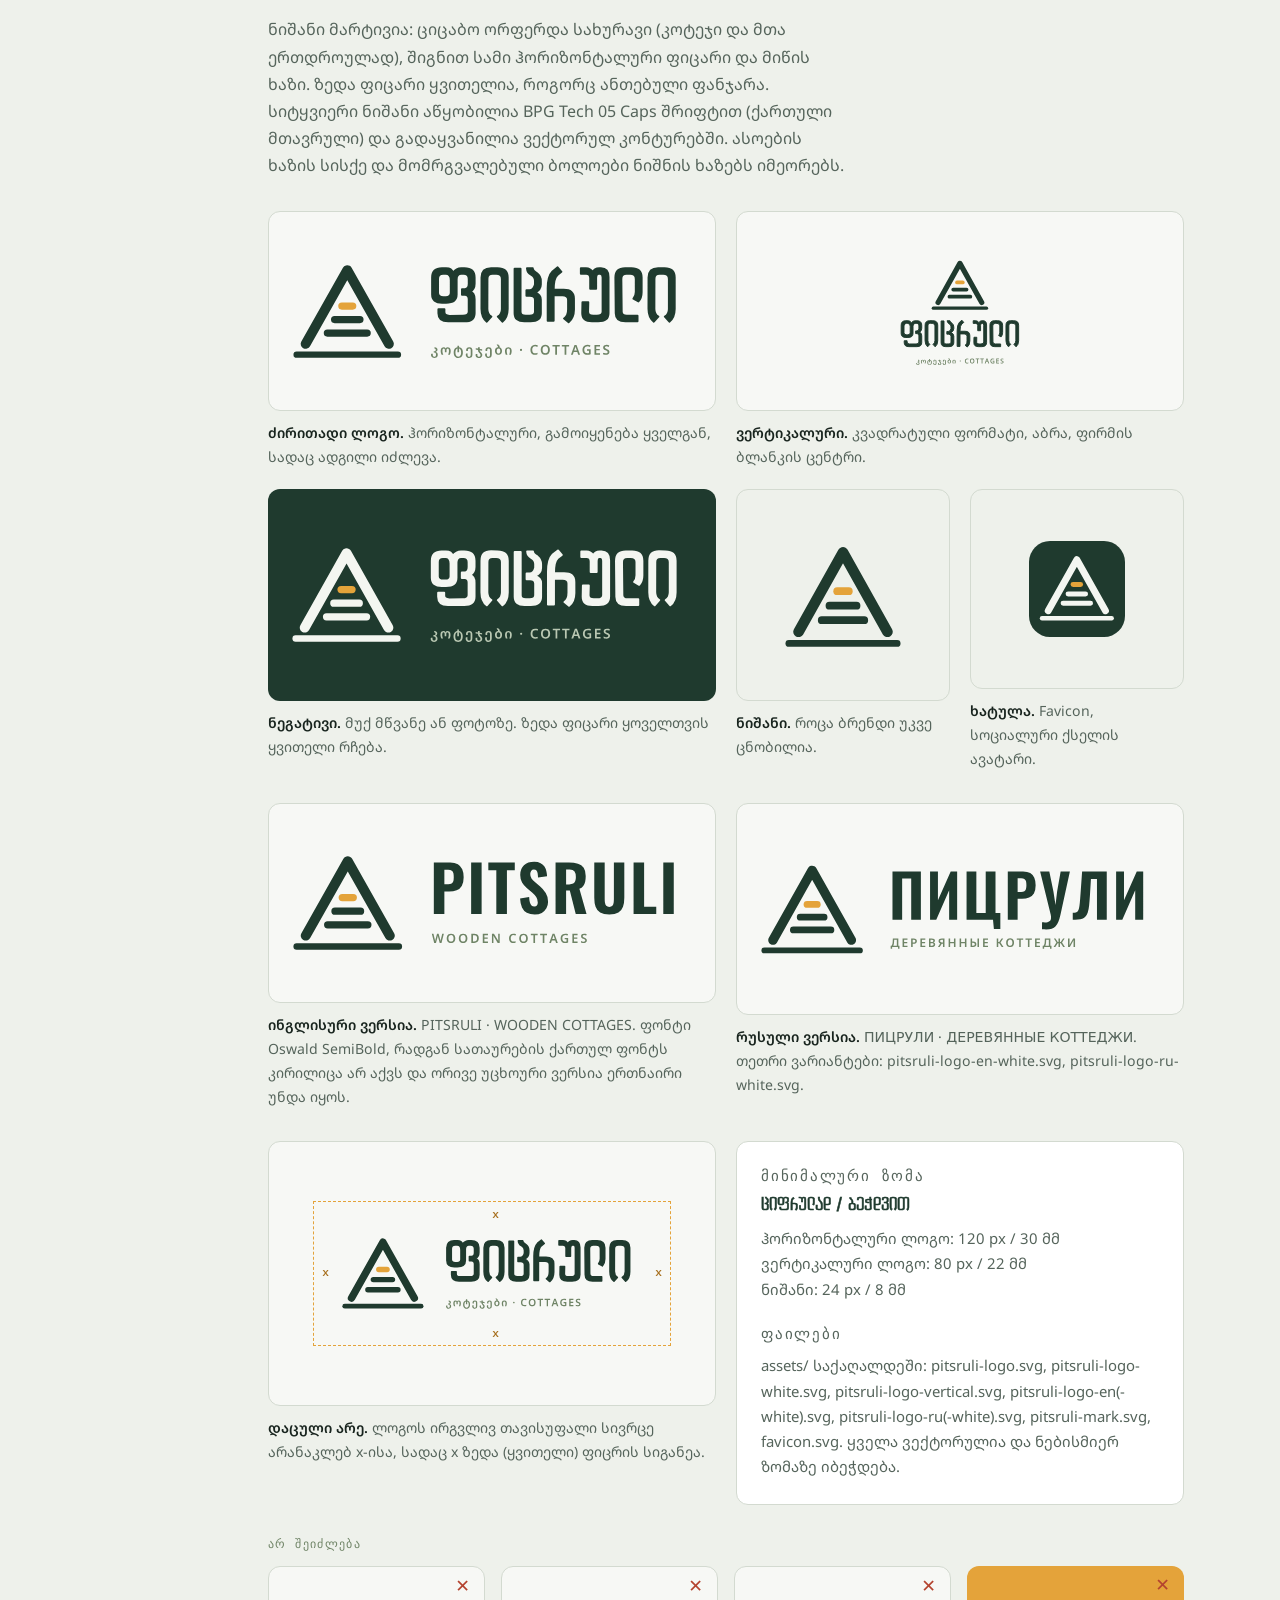
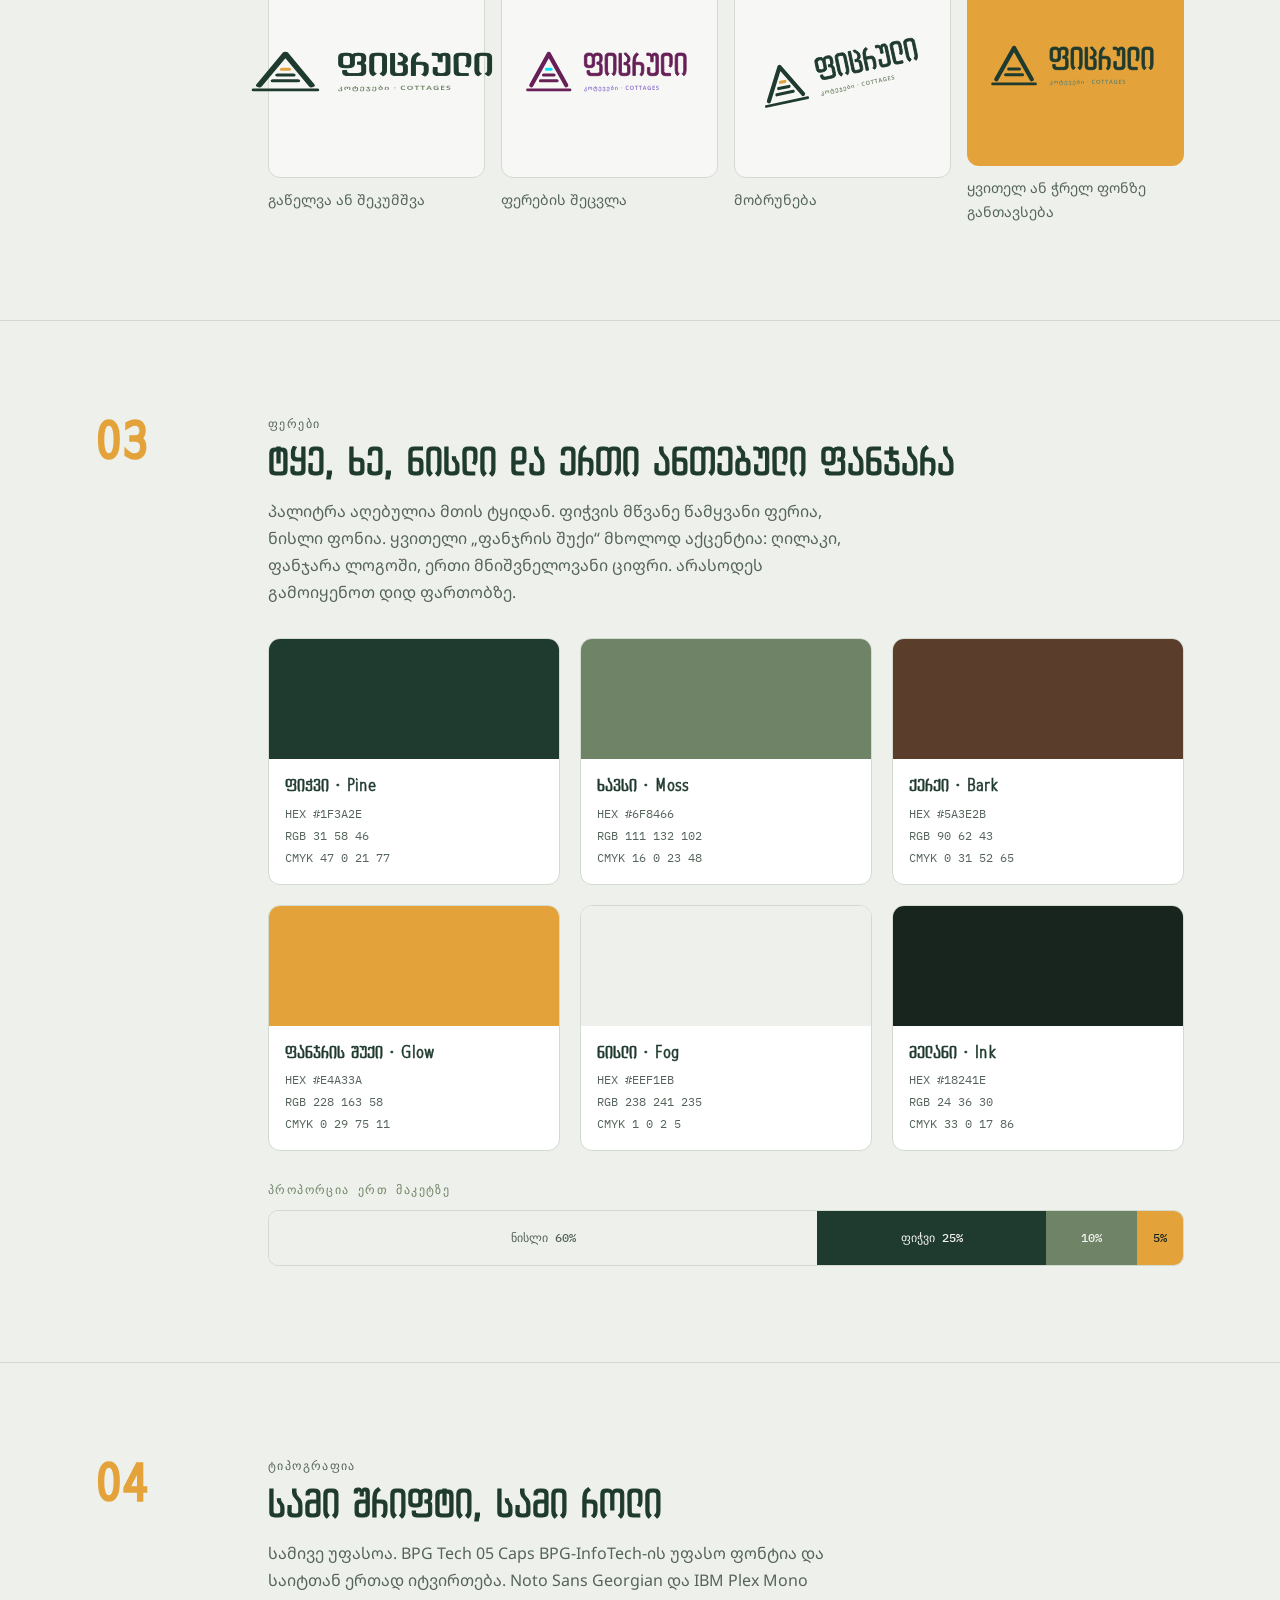
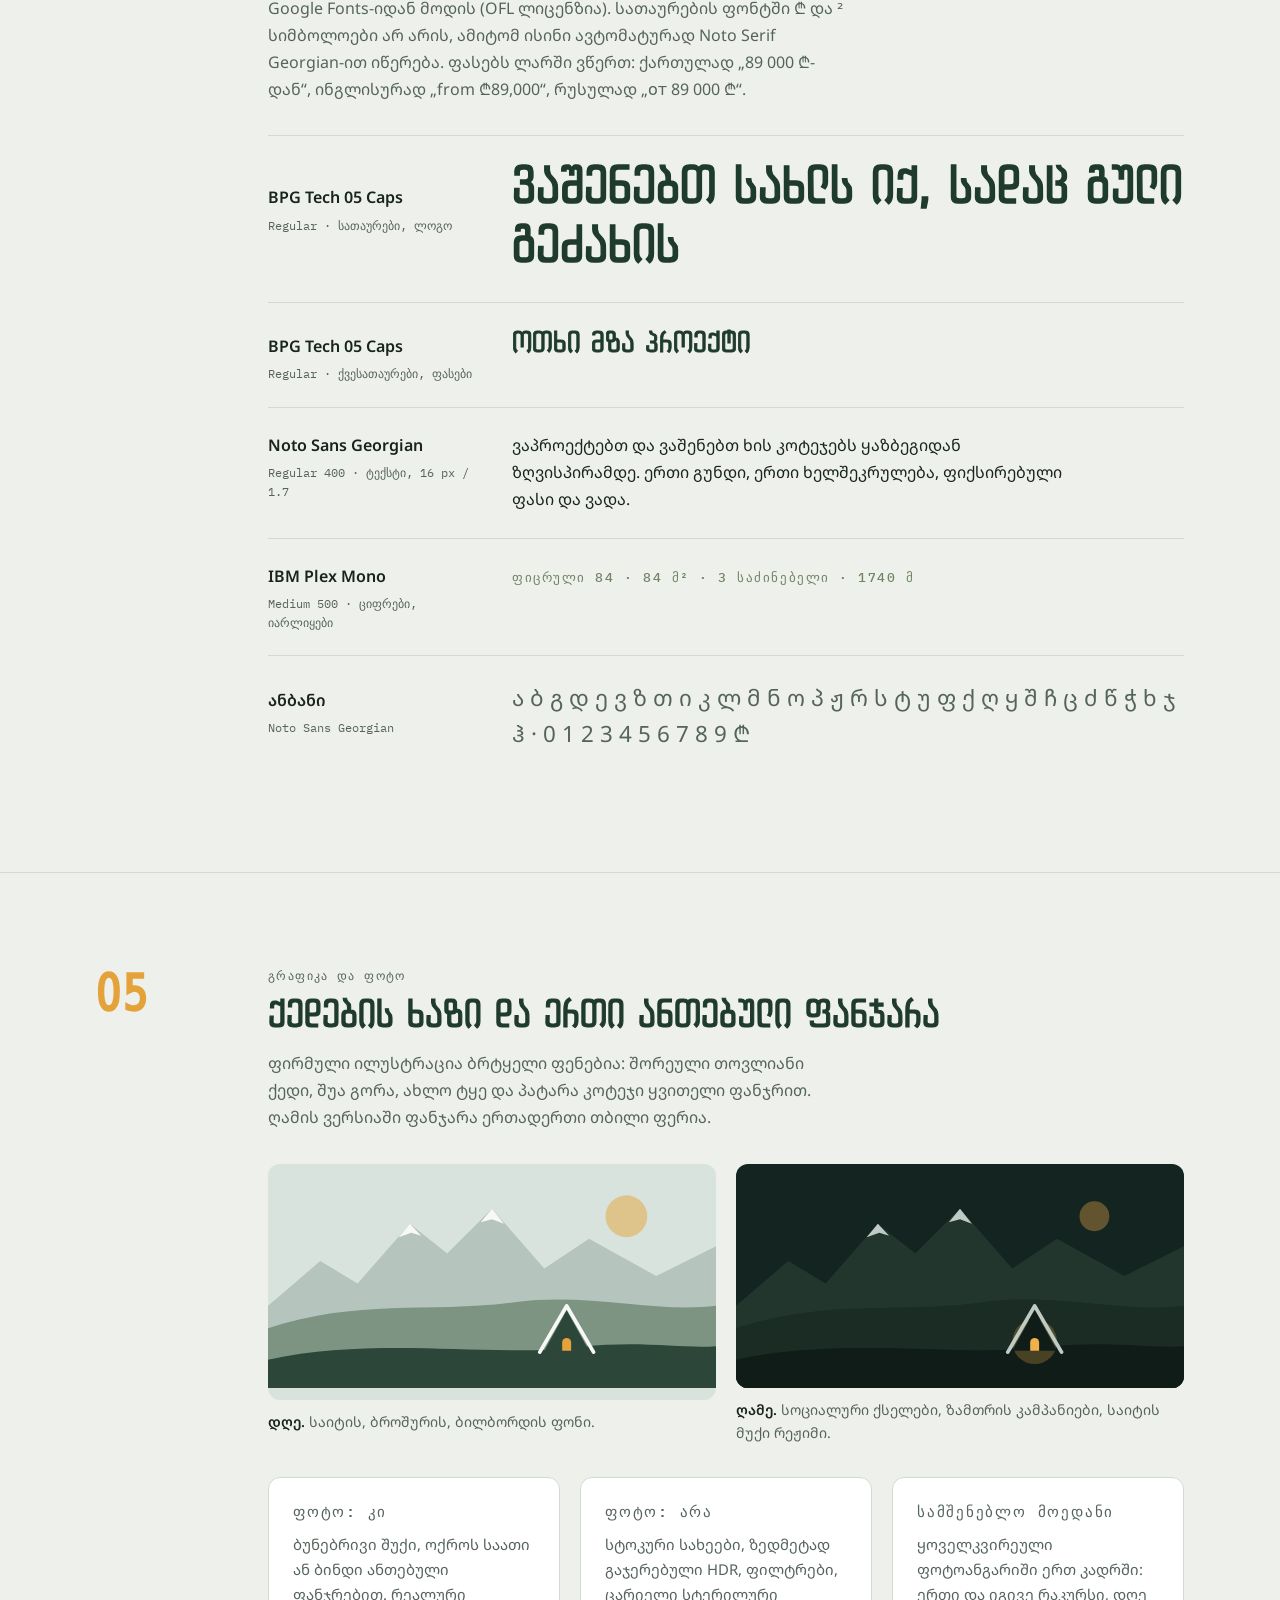
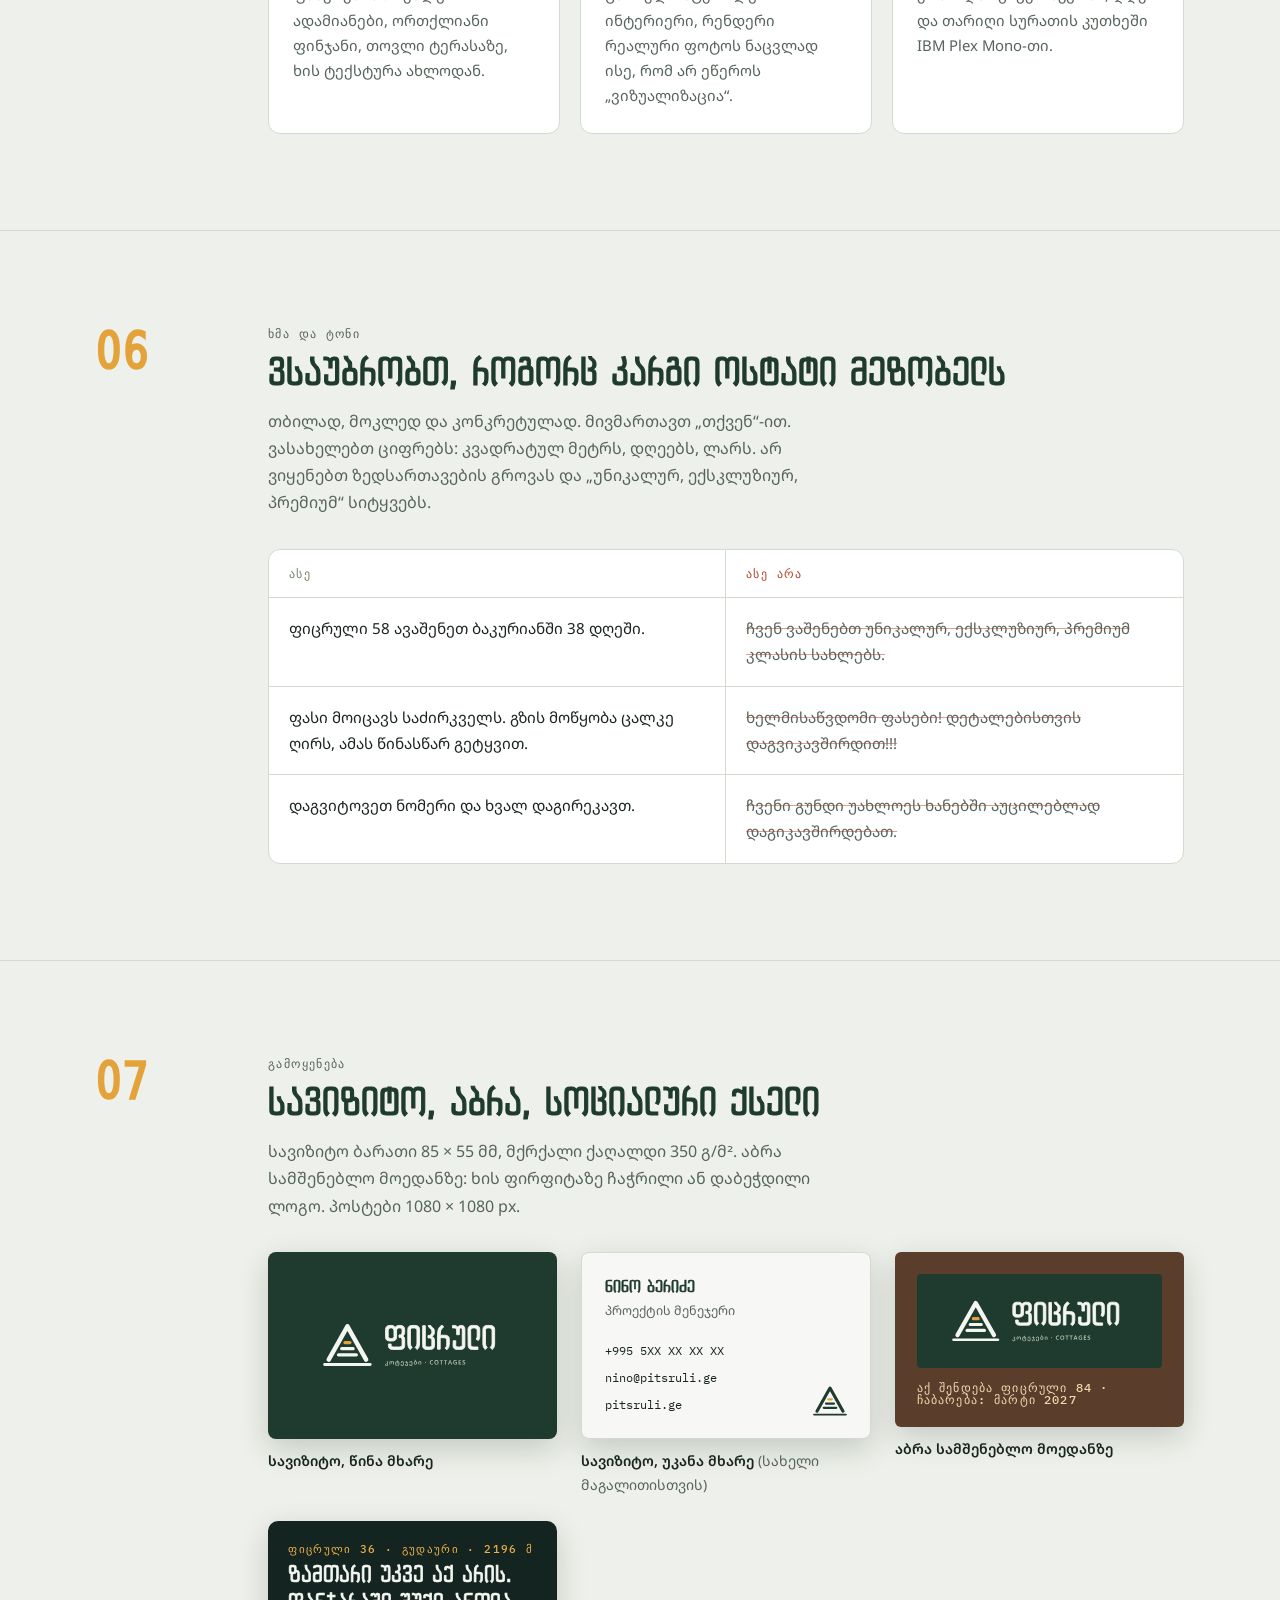
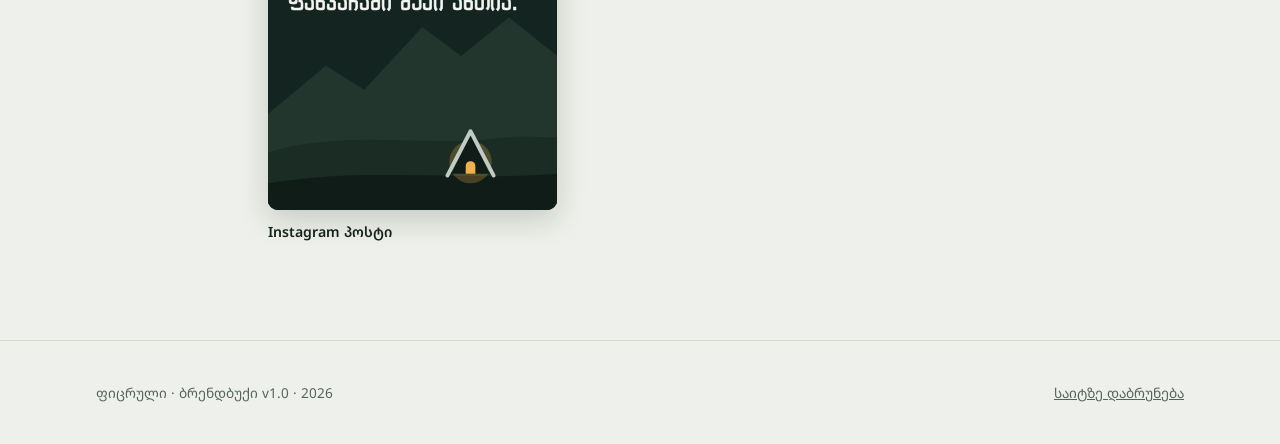
<file: cottages/brandbook.html>
<!DOCTYPE html>
<html lang="ka">
<head>
<meta charset="UTF-8">
<meta name="viewport" content="width=device-width, initial-scale=1.0, viewport-fit=cover">
<title>ფიცრული ბრენდბუქი</title>
<meta name="claude:viewport-fit-sides" content="cover">
<link rel="icon" type="image/svg+xml" href="assets/favicon.svg">
<link rel="preconnect" href="https://fonts.googleapis.com">
<link rel="preconnect" href="https://fonts.gstatic.com" crossorigin>
<link href="https://fonts.googleapis.com/css2?family=Noto+Sans+Georgian:wght@400;500;600;700&family=Noto+Serif+Georgian:wght@600;700;800&family=IBM+Plex+Mono:wght@400;500&display=swap" rel="stylesheet">
<style>
@font-face { font-family: "BPG Tech 05 Caps"; src: url("fonts/bpg-tech-05-caps.woff2") format("woff2"); font-weight: 100 900; font-display: swap; }
/* Layout: a printed guideline book. Chapter number in a narrow left rail, content in a wide right column. */
:root {
  --bg: #EEF1EB; --paper: #FFFFFF; --ink: #18241E; --muted: #55645B; --line: #D3DAD0;
  --pine: #1F3A2E; --moss: #6F8466; --bark: #5A3E2B; --glow: #E4A33A; --fog: #EEF1EB;
  --head: #1F3A2E;
  --display: "BPG Tech 05 Caps", "Noto Serif Georgian", "Sylfaen", Georgia, serif;
  --body: "Noto Sans Georgian", "Sylfaen", system-ui, sans-serif;
  --mono: "IBM Plex Mono", ui-monospace, Menlo, monospace;
}
@media (prefers-color-scheme: dark) {
  :root:not([data-theme="light"]) { --bg: #0F1613; --paper: #16201B; --ink: #E5EBE4; --muted: #9AAA9F; --line: #26342D; --head: #A8C4B1; color-scheme: dark; }
}
:root[data-theme="dark"] { --bg: #0F1613; --paper: #16201B; --ink: #E5EBE4; --muted: #9AAA9F; --line: #26342D; --head: #A8C4B1; color-scheme: dark; }

* { box-sizing: border-box; }
body { margin: 0; background: var(--bg); color: var(--ink); font: 400 16px/1.7 var(--body); -webkit-font-smoothing: antialiased; }
img { max-width: 100%; display: block; }
.wrap { max-width: 1120px; margin: 0 auto; padding-left: max(16px, env(safe-area-inset-left, 0px)); padding-right: max(16px, env(safe-area-inset-right, 0px)); }
h1, h2, h3 { font-family: var(--display); font-weight: 400; line-height: 1.2; text-wrap: balance; margin: 0; color: var(--head); }
p { margin: 0; }
.label { font: 500 .72rem/1.3 var(--mono); letter-spacing: .12em; text-transform: uppercase; color: var(--moss); }
.muted { color: var(--muted); }

/* Cover: fixed pine regardless of theme */
.cover { background: #1F3A2E; color: #F4F6F1; }
.cover .wrap { display: grid; gap: 40px; padding-block: 72px 56px; }
.cover img { width: min(420px, 100%); }
.cover h1 { color: #F4F6F1; font-size: clamp(2rem, 1.4rem + 2.6vw, 3.2rem); font-weight: 400; }
.cover p { color: #B9C7B2; max-width: 60ch; }
.cover-meta { display: flex; flex-wrap: wrap; gap: 8px 28px; font: 500 .78rem/1 var(--mono); letter-spacing: .1em; color: #B9C7B2; text-transform: uppercase; }
.toc { display: flex; flex-wrap: wrap; gap: 8px; }
.toc a { color: #F4F6F1; text-decoration: none; border: 1px solid #3D5A4B; border-radius: 999px; padding: 6px 14px; font-size: .88rem; }
.toc a:hover { border-color: #E4A33A; }

.chapter { padding-block: clamp(56px, 8vw, 96px); border-bottom: 1px solid var(--line); }
.chapter > .wrap { display: grid; grid-template-columns: 140px minmax(0, 1fr); gap: 32px; }
.num { font: 800 3.4rem/1 var(--display); color: var(--glow); }
.ch-body { display: grid; gap: 32px; min-width: 0; }
.ch-body > header { display: grid; gap: 10px; }
.ch-body h2 { font-size: clamp(1.7rem, 1.3rem + 1.4vw, 2.4rem); }
.ch-body header p { color: var(--muted); max-width: 64ch; }
@media (max-width: 760px) { .chapter > .wrap { grid-template-columns: 1fr; gap: 12px; } .num { font-size: 2.4rem; } }

.grid2 { display: grid; grid-template-columns: repeat(2, minmax(0, 1fr)); gap: 20px; }
.grid3 { display: grid; grid-template-columns: repeat(3, minmax(0, 1fr)); gap: 20px; }
.grid4 { display: grid; grid-template-columns: repeat(4, minmax(0, 1fr)); gap: 16px; }
@media (max-width: 860px) { .grid3, .grid4 { grid-template-columns: repeat(2, minmax(0, 1fr)); } }
@media (max-width: 520px) { .grid2, .grid3, .grid4 { grid-template-columns: 1fr; } }

.panel { background: var(--paper); border: 1px solid var(--line); border-radius: 12px; padding: 24px; display: grid; gap: 10px; align-content: start; }
.panel h3 { font-size: 1.1rem; }
.panel p { font-size: .93rem; color: var(--muted); }

/* Logo tiles: fixed light/dark grounds so artwork colors stay correct in either theme */
.tile { border-radius: 12px; display: grid; place-items: center; padding: 36px 24px; min-height: 200px; }
.tile.light { background: #F7F8F5; border: 1px solid var(--line); }
.tile.fog { background: #EEF1EB; border: 1px solid var(--line); }
.tile.pine { background: #1F3A2E; }
.tile.glow { background: #E4A33A; }
.tile img { max-height: 120px; width: auto; }
figure { margin: 0; display: grid; gap: 10px; }
figcaption { font-size: .88rem; color: var(--muted); }
figcaption b { color: var(--ink); font-weight: 600; }

.clear { position: relative; background: #F7F8F5; border: 1px solid var(--line); border-radius: 12px; display: grid; place-items: center; padding: 40px 16px; overflow-x: auto; }
.clear .box { position: relative; padding: 28px; outline: 1.5px dashed #E4A33A; outline-offset: 0; }
.clear .box img { width: 300px; max-width: none; }
.clear .x { position: absolute; font: 500 .75rem/1 var(--mono); color: #A7701F; }

.donts .tile { position: relative; }
.donts .tile::after { content: "✕"; position: absolute; top: 10px; right: 14px; font: 700 1.1rem/1 var(--body); color: #B4432F; }

/* Colors */
.swatch { border-radius: 12px; overflow: hidden; border: 1px solid var(--line); background: var(--paper); }
.swatch .chip { height: 120px; }
.swatch .info { padding: 14px 16px 16px; display: grid; gap: 2px; }
.swatch b { font-family: var(--display); font-size: 1.05rem; color: var(--head); }
.swatch code { font: 400 .78rem/1.6 var(--mono); color: var(--muted); }
.ratio { display: flex; height: 56px; border-radius: 10px; overflow: hidden; border: 1px solid var(--line); }
.ratio div { display: grid; place-items: center; font: 500 .75rem/1 var(--mono); }

/* Type */
.type-row { display: grid; grid-template-columns: 220px minmax(0, 1fr); gap: 24px; padding-block: 24px; border-top: 1px solid var(--line); align-items: baseline; }
@media (max-width: 760px) { .type-row { grid-template-columns: 1fr; gap: 8px; } }
.type-row .spec { display: grid; gap: 4px; }
.type-row .spec b { font-weight: 600; }
.type-row .spec code { font: 400 .78rem/1.5 var(--mono); color: var(--muted); }
.s-display { font: 800 clamp(2rem, 1.4rem + 2.4vw, 3.2rem)/1.15 var(--display); color: var(--head); }
.s-h2 { font: 700 1.8rem/1.25 var(--display); color: var(--head); }
.s-body { font: 400 1rem/1.7 var(--body); max-width: 62ch; }
.s-mono { font: 500 .8rem/1.4 var(--mono); letter-spacing: .12em; text-transform: uppercase; color: var(--moss); }
.alphabet { font: 400 1.4rem/1.6 var(--body); word-break: break-all; color: var(--muted); }

/* Graphics */
.motif { border-radius: 12px; overflow: hidden; background: #D9E3DD; }
.motif svg { display: block; width: 100%; height: auto; }

/* Voice */
.voice { display: grid; grid-template-columns: repeat(2, minmax(0, 1fr)); gap: 0; border: 1px solid var(--line); border-radius: 12px; overflow: hidden; background: var(--paper); }
.voice > div { padding: 18px 20px; border-top: 1px solid var(--line); font-size: .95rem; }
.voice > div:nth-child(-n+2) { border-top: 0; }
.voice > div:nth-child(odd) { border-right: 1px solid var(--line); }
.voice .h { font: 500 .72rem/1 var(--mono); letter-spacing: .12em; text-transform: uppercase; }
.voice .yes.h { color: var(--moss); } .voice .no.h { color: #B4432F; }
.voice .no:not(.h) { color: var(--muted); text-decoration: line-through; text-decoration-color: #B4432F80; }
@media (max-width: 600px) { .voice { grid-template-columns: 1fr; } .voice > div:nth-child(odd) { border-right: 0; } .voice > div:nth-child(2) { border-top: 1px solid var(--line); } }

/* Applications (fixed brand colors) */
.apps { display: grid; grid-template-columns: repeat(auto-fit, minmax(260px, 1fr)); gap: 24px; align-items: start; }
.card-front, .card-back { aspect-ratio: 85 / 55; max-width: 100%; border-radius: 8px; box-shadow: 0 10px 30px rgba(10, 25, 18, .18); }
.card-front { background: #1F3A2E; display: grid; place-items: center; }
.card-front img { width: 62%; }
.card-back { background: #F7F8F5; color: #18241E; padding: 7% 8%; display: grid; align-content: space-between; border: 1px solid #D3DAD0; }
.card-back b { font: 700 1.05rem/1.2 var(--display); color: #1F3A2E; }
.card-back span { font-size: .78rem; color: #55645B; display: block; }
.card-back code { font: 400 .74rem/1.6 var(--mono); color: #18241E; }
.card-back img { width: 34px; }
.sign { background: #5A3E2B; border-radius: 6px; padding: 22px; display: grid; gap: 14px; justify-items: center; box-shadow: 0 10px 30px rgba(10, 25, 18, .18); }
.sign .plank { background: #1F3A2E; border-radius: 4px; padding: 22px 26px; width: 100%; display: grid; place-items: center; }
.sign .plank img { width: 90%; }
.sign small { font: 500 .72rem/1 var(--mono); letter-spacing: .1em; color: #F1D9B0; }
.post { aspect-ratio: 1; border-radius: 10px; overflow: hidden; position: relative; background: #142420; box-shadow: 0 10px 30px rgba(10, 25, 18, .18); }
.post svg { position: absolute; inset: 0; width: 100%; height: 100%; }
.post .txt { position: absolute; left: 7%; right: 7%; top: 8%; color: #F4F6F1; display: grid; gap: 8px; }
.post .txt b { font: 800 1.45rem/1.2 var(--display); }
.post .txt span { font: 500 .7rem/1 var(--mono); letter-spacing: .12em; color: #F0B04A; }

footer { padding-block: 40px; font-size: .85rem; color: var(--muted); }
footer .wrap { display: flex; flex-wrap: wrap; justify-content: space-between; gap: 12px; }
footer a { color: inherit; }

/* Thicken the single-weight heading font a little. */
h1, h2, h3, .num, .s-display, .s-h2, .swatch b, .card-back b, .post .txt b { -webkit-text-stroke: .028em currentColor; }
</style>
</head>
<body>

<header class="cover">
  <div class="wrap">
    <img src="assets/pitsruli-logo-white.svg" alt="ფიცრული — კოტეჯები">
    <div style="display:grid;gap:14px">
      <h1>ბრენდბუქი</h1>
      <p>წესები და მასალები, რომლითაც ფიცრული ყველგან ერთნაირად გამოიყურება: საიტზე, სოციალურ ქსელებში, სამშენებლო მოედანზე და სავიზიტო ბარათზე.</p>
    </div>
    <nav class="toc" aria-label="სარჩევი">
      <a href="#idea">იდეა</a><a href="#logo">ლოგო</a><a href="#color">ფერები</a><a href="#type">ტიპოგრაფია</a><a href="#graphics">გრაფიკა</a><a href="#voice">ხმა და ტონი</a><a href="#apps">გამოყენება</a>
    </nav>
    <div class="cover-meta"><span>ვერსია 1.0</span><span>ნოემბერი 2026</span><span>pitsruli.ge</span></div>
  </div>
</header>

<main>
  <section class="chapter" id="idea">
    <div class="wrap">
      <div class="num">01</div>
      <div class="ch-body">
        <header>
          <p class="label">ბრენდის იდეა</p>
          <h2>ფიცრისგან ნაშენი სახლი</h2>
          <p>ფიცრული ქართულად ფიცრისგან ნაშენ სახლს ჰქვია. სახელი პირდაპირ ამბობს, რას ვაკეთებთ: ხის სახლებს და კოტეჯებს. მოკლეა, ყველა ქართველისთვის გასაგები და მაშინვე ხის სუნს, სოფელს და ხელობას გაგონებს. ლათინურად იწერება PITSRULI.</p>
        </header>
        <div class="grid3">
          <div class="panel"><p class="label">მისია</p><h3>ბუნებაში ცხოვრება ყველასთვის მისაწვდომი</h3><p>ვაშენებთ თბილ, მყარ და ლამაზ კოტეჯებს, გამჭვირვალე ფასით და ვადით.</p></div>
          <div class="panel"><p class="label">ხედვა</p><h3>ყველაზე სანდო კოტეჯების მშენებელი საქართველოში</h3><p>ყველა რეგიონში, ყაზბეგიდან შეკვეთილამდე.</p></div>
          <div class="panel"><p class="label">პოზიციონირება</p><h3>ერთი გუნდი, გასაღები ხელში</h3><p>პროექტი, ნებართვა, მშენებლობა და გარანტია ერთ ხელშეკრულებაში.</p></div>
        </div>
        <div class="grid4">
          <div class="panel"><h3>სიმყუდროვე</h3><p>სახლი, რომელშიც თბილა და კარგად გძინავს.</p></div>
          <div class="panel"><h3>სიზუსტე</h3><p>ფასი, ვადა და ხარისხი, რომელსაც ვპირდებით, ზუსტად სრულდება.</p></div>
          <div class="panel"><h3>ადგილის პატივისცემა</h3><p>ბუნებას ვუფრთხილდებით და ლანდშაფტს არ ვამახინჯებთ.</p></div>
          <div class="panel"><h3>გულწრფელობა</h3><p>ვამბობთ, რა შეიძლება და რა არა. დამალული ხარჯი არ გვაქვს.</p></div>
        </div>
      </div>
    </div>
  </section>

  <section class="chapter" id="logo">
    <div class="wrap">
      <div class="num">02</div>
      <div class="ch-body">
        <header>
          <p class="label">ლოგო</p>
          <h2>A-ფრეიმის სახურავი და ფიცრები</h2>
          <p>ნიშანი მარტივია: ციცაბო ორფერდა სახურავი (კოტეჯი და მთა ერთდროულად), შიგნით სამი ჰორიზონტალური ფიცარი და მიწის ხაზი. ზედა ფიცარი ყვითელია, როგორც ანთებული ფანჯარა. სიტყვიერი ნიშანი აწყობილია BPG Tech 05 Caps შრიფტით (ქართული მთავრული) და გადაყვანილია ვექტორულ კონტურებში. ასოების ხაზის სისქე და მომრგვალებული ბოლოები ნიშნის ხაზებს იმეორებს.</p>
        </header>
        <div class="grid2">
          <figure><div class="tile light"><img src="assets/pitsruli-logo.svg" alt="ჰორიზონტალური ლოგო"></div><figcaption><b>ძირითადი ლოგო.</b> ჰორიზონტალური, გამოიყენება ყველგან, სადაც ადგილი იძლევა.</figcaption></figure>
          <figure><div class="tile light"><img src="assets/pitsruli-logo-vertical.svg" alt="ვერტიკალური ლოგო"></div><figcaption><b>ვერტიკალური.</b> კვადრატული ფორმატი, აბრა, ფირმის ბლანკის ცენტრი.</figcaption></figure>
          <figure><div class="tile pine"><img src="assets/pitsruli-logo-white.svg" alt="თეთრი ლოგო მუქ ფონზე"></div><figcaption><b>ნეგატივი.</b> მუქ მწვანე ან ფოტოზე. ზედა ფიცარი ყოველთვის ყვითელი რჩება.</figcaption></figure>
          <div class="grid2" style="gap:20px">
            <figure><div class="tile fog"><img src="assets/pitsruli-mark.svg" alt="ნიშანი"></div><figcaption><b>ნიშანი.</b> როცა ბრენდი უკვე ცნობილია.</figcaption></figure>
            <figure><div class="tile fog"><img src="assets/favicon.svg" alt="აპლიკაციის ხატულა" style="max-height:96px"></div><figcaption><b>ხატულა.</b> Favicon, სოციალური ქსელის ავატარი.</figcaption></figure>
          </div>
        </div>
        <div class="grid2">
          <figure><div class="tile light"><img src="assets/pitsruli-logo-en.svg" alt="ინგლისური ლოგო"></div><figcaption><b>ინგლისური ვერსია.</b> PITSRULI · WOODEN COTTAGES. ფონტი Oswald SemiBold, რადგან სათაურების ქართულ ფონტს კირილიცა არ აქვს და ორივე უცხოური ვერსია ერთნაირი უნდა იყოს.</figcaption></figure>
          <figure><div class="tile light"><img src="assets/pitsruli-logo-ru.svg" alt="რუსული ლოგო"></div><figcaption><b>რუსული ვერსია.</b> ПИЦРУЛИ · ДЕРЕВЯННЫЕ КОТТЕДЖИ. თეთრი ვარიანტები: pitsruli-logo-en-white.svg, pitsruli-logo-ru-white.svg.</figcaption></figure>
        </div>
        <div class="grid2">
          <figure>
            <div class="clear"><div class="box"><img src="assets/pitsruli-logo.svg" alt="ლოგოს დაცული არე"><span class="x" style="top:6px;left:50%">x</span><span class="x" style="bottom:6px;left:50%">x</span><span class="x" style="left:8px;top:45%">x</span><span class="x" style="right:8px;top:45%">x</span></div></div>
            <figcaption><b>დაცული არე.</b> ლოგოს ირგვლივ თავისუფალი სივრცე არანაკლებ x-ისა, სადაც x ზედა (ყვითელი) ფიცრის სიგანეა.</figcaption>
          </figure>
          <div class="panel">
            <p class="label">მინიმალური ზომა</p>
            <h3>ციფრულად / ბეჭდვით</h3>
            <p>ჰორიზონტალური ლოგო: 120 px / 30 მმ<br>ვერტიკალური ლოგო: 80 px / 22 მმ<br>ნიშანი: 24 px / 8 მმ</p>
            <p class="label" style="margin-top:12px">ფაილები</p>
            <p>assets/ საქაღალდეში: pitsruli-logo.svg, pitsruli-logo-white.svg, pitsruli-logo-vertical.svg, pitsruli-logo-en(-white).svg, pitsruli-logo-ru(-white).svg, pitsruli-mark.svg, favicon.svg. ყველა ვექტორულია და ნებისმიერ ზომაზე იბეჭდება.</p>
          </div>
        </div>
        <div>
          <p class="label" style="margin-bottom:14px">არ შეიძლება</p>
          <div class="grid4 donts">
            <figure><div class="tile light"><img src="assets/pitsruli-logo.svg" alt="" style="transform:scaleX(1.5);max-height:70px"></div><figcaption>გაწელვა ან შეკუმშვა</figcaption></figure>
            <figure><div class="tile light"><img src="assets/pitsruli-logo.svg" alt="" style="filter:hue-rotate(160deg) saturate(3);max-height:70px"></div><figcaption>ფერების შეცვლა</figcaption></figure>
            <figure><div class="tile light"><img src="assets/pitsruli-logo.svg" alt="" style="transform:rotate(-12deg);max-height:70px"></div><figcaption>მობრუნება</figcaption></figure>
            <figure><div class="tile glow"><img src="assets/pitsruli-logo.svg" alt="" style="max-height:70px"></div><figcaption>ყვითელ ან ჭრელ ფონზე განთავსება</figcaption></figure>
          </div>
        </div>
      </div>
    </div>
  </section>

  <section class="chapter" id="color">
    <div class="wrap">
      <div class="num">03</div>
      <div class="ch-body">
        <header>
          <p class="label">ფერები</p>
          <h2>ტყე, ხე, ნისლი და ერთი ანთებული ფანჯარა</h2>
          <p>პალიტრა აღებულია მთის ტყიდან. ფიჭვის მწვანე წამყვანი ფერია, ნისლი ფონია. ყვითელი „ფანჯრის შუქი“ მხოლოდ აქცენტია: ღილაკი, ფანჯარა ლოგოში, ერთი მნიშვნელოვანი ციფრი. არასოდეს გამოიყენოთ დიდ ფართობზე.</p>
        </header>
        <div class="grid3">
          <div class="swatch"><div class="chip" style="background:#1F3A2E"></div><div class="info"><b>ფიჭვი · Pine</b><code>HEX #1F3A2E</code><code>RGB 31 58 46</code><code>CMYK 47 0 21 77</code></div></div>
          <div class="swatch"><div class="chip" style="background:#6F8466"></div><div class="info"><b>ხავსი · Moss</b><code>HEX #6F8466</code><code>RGB 111 132 102</code><code>CMYK 16 0 23 48</code></div></div>
          <div class="swatch"><div class="chip" style="background:#5A3E2B"></div><div class="info"><b>ქერქი · Bark</b><code>HEX #5A3E2B</code><code>RGB 90 62 43</code><code>CMYK 0 31 52 65</code></div></div>
          <div class="swatch"><div class="chip" style="background:#E4A33A"></div><div class="info"><b>ფანჯრის შუქი · Glow</b><code>HEX #E4A33A</code><code>RGB 228 163 58</code><code>CMYK 0 29 75 11</code></div></div>
          <div class="swatch"><div class="chip" style="background:#EEF1EB"></div><div class="info"><b>ნისლი · Fog</b><code>HEX #EEF1EB</code><code>RGB 238 241 235</code><code>CMYK 1 0 2 5</code></div></div>
          <div class="swatch"><div class="chip" style="background:#18241E"></div><div class="info"><b>მელანი · Ink</b><code>HEX #18241E</code><code>RGB 24 36 30</code><code>CMYK 33 0 17 86</code></div></div>
        </div>
        <div>
          <p class="label" style="margin-bottom:12px">პროპორცია ერთ მაკეტზე</p>
          <div class="ratio">
            <div style="flex:60;background:#EEF1EB;color:#55645B">ნისლი 60%</div>
            <div style="flex:25;background:#1F3A2E;color:#F4F6F1">ფიჭვი 25%</div>
            <div style="flex:10;background:#6F8466;color:#F4F6F1">10%</div>
            <div style="flex:5;background:#E4A33A;color:#18241E">5%</div>
          </div>
        </div>
      </div>
    </div>
  </section>

  <section class="chapter" id="type">
    <div class="wrap">
      <div class="num">04</div>
      <div class="ch-body">
        <header>
          <p class="label">ტიპოგრაფია</p>
          <h2>სამი შრიფტი, სამი როლი</h2>
          <p>სამივე უფასოა. BPG Tech 05 Caps BPG-InfoTech-ის უფასო ფონტია და საიტთან ერთად იტვირთება. Noto Sans Georgian და IBM Plex Mono Google Fonts-იდან მოდის (OFL ლიცენზია). სათაურების ფონტში ₾ და ² სიმბოლოები არ არის, ამიტომ ისინი ავტომატურად Noto Serif Georgian-ით იწერება. ფასებს ლარში ვწერთ: ქართულად „89 000 ₾-დან“, ინგლისურად „from ₾89,000“, რუსულად „от 89 000 ₾“.</p>
        </header>
        <div>
          <div class="type-row"><div class="spec"><b>BPG Tech 05 Caps</b><code>Regular · სათაურები, ლოგო</code></div><div class="s-display">ვაშენებთ სახლს იქ, სადაც გული გეძახის</div></div>
          <div class="type-row"><div class="spec"><b>BPG Tech 05 Caps</b><code>Regular · ქვესათაურები, ფასები</code></div><div class="s-h2">ოთხი მზა პროექტი</div></div>
          <div class="type-row"><div class="spec"><b>Noto Sans Georgian</b><code>Regular 400 · ტექსტი, 16 px / 1.7</code></div><p class="s-body">ვაპროექტებთ და ვაშენებთ ხის კოტეჯებს ყაზბეგიდან ზღვისპირამდე. ერთი გუნდი, ერთი ხელშეკრულება, ფიქსირებული ფასი და ვადა.</p></div>
          <div class="type-row"><div class="spec"><b>IBM Plex Mono</b><code>Medium 500 · ციფრები, იარლიყები</code></div><p class="s-mono">ფიცრული 84 · 84 მ² · 3 საძინებელი · 1740 მ</p></div>
          <div class="type-row"><div class="spec"><b>ანბანი</b><code>Noto Sans Georgian</code></div><p class="alphabet">ა ბ გ დ ე ვ ზ თ ი კ ლ მ ნ ო პ ჟ რ ს ტ უ ფ ქ ღ ყ შ ჩ ც ძ წ ჭ ხ ჯ ჰ · 0 1 2 3 4 5 6 7 8 9 ₾</p></div>
        </div>
      </div>
    </div>
  </section>

  <section class="chapter" id="graphics">
    <div class="wrap">
      <div class="num">05</div>
      <div class="ch-body">
        <header>
          <p class="label">გრაფიკა და ფოტო</p>
          <h2>ქედების ხაზი და ერთი ანთებული ფანჯარა</h2>
          <p>ფირმული ილუსტრაცია ბრტყელი ფენებია: შორეული თოვლიანი ქედი, შუა გორა, ახლო ტყე და პატარა კოტეჯი ყვითელი ფანჯრით. ღამის ვერსიაში ფანჯარა ერთადერთი თბილი ფერია.</p>
        </header>
        <div class="grid2">
          <figure><div class="motif">
            <svg viewBox="0 0 600 300" aria-hidden="true"><rect width="600" height="300" fill="#D9E3DD"/><circle cx="480" cy="70" r="28" fill="#E4A33A" opacity=".5"/><path d="M0 190 L70 130 L120 160 L190 80 L240 120 L300 60 L370 140 L430 100 L520 150 L600 110 V300 H0 Z" fill="#B5C4BC"/><path d="M175 98 L190 80 L205 96 L192 92 Z M285 78 L300 60 L316 80 L300 74 Z" fill="#F8F9F6"/><path d="M0 220 C120 180 220 200 330 185 C430 172 520 200 600 190 V300 H0 Z" fill="#7D9483"/><path d="M0 262 C150 230 300 260 420 245 C500 236 560 248 600 244 V300 H0 Z" fill="#2C4739"/><path d="M370 250 L400 196 L430 250 Z" fill="#2C4739"/><path d="M364 252 L400 190 L436 252" fill="none" stroke="#F8F9F6" stroke-width="5" stroke-linejoin="round" stroke-linecap="round"/><path d="M394 250 V239 a6 6 0 0 1 12 0 V250 Z" fill="#E4A33A"/></svg>
          </div><figcaption><b>დღე.</b> საიტის, ბროშურის, ბილბორდის ფონი.</figcaption></figure>
          <figure><div class="motif">
            <svg viewBox="0 0 600 300" aria-hidden="true"><rect width="600" height="300" fill="#142420"/><circle cx="480" cy="70" r="20" fill="#F0B04A" opacity=".35"/><path d="M0 190 L70 130 L120 160 L190 80 L240 120 L300 60 L370 140 L430 100 L520 150 L600 110 V300 H0 Z" fill="#22362E"/><path d="M175 98 L190 80 L205 96 L192 92 Z M285 78 L300 60 L316 80 L300 74 Z" fill="#BFCBC4"/><path d="M0 220 C120 180 220 200 330 185 C430 172 520 200 600 190 V300 H0 Z" fill="#1A2C24"/><path d="M0 262 C150 230 300 260 420 245 C500 236 560 248 600 244 V300 H0 Z" fill="#101C17"/><circle cx="400" cy="238" r="30" fill="#F0B04A" opacity=".25"/><path d="M370 250 L400 196 L430 250 Z" fill="#101C17"/><path d="M364 252 L400 190 L436 252" fill="none" stroke="#BFCBC4" stroke-width="5" stroke-linejoin="round" stroke-linecap="round"/><path d="M394 250 V239 a6 6 0 0 1 12 0 V250 Z" fill="#F0B04A"/></svg>
          </div><figcaption><b>ღამე.</b> სოციალური ქსელები, ზამთრის კამპანიები, საიტის მუქი რეჟიმი.</figcaption></figure>
        </div>
        <div class="grid3">
          <div class="panel"><p class="label">ფოტო: კი</p><p>ბუნებრივი შუქი, ოქროს საათი ან ბინდი ანთებული ფანჯრებით. რეალური ადამიანები, ორთქლიანი ფინჯანი, თოვლი ტერასაზე, ხის ტექსტურა ახლოდან.</p></div>
          <div class="panel"><p class="label">ფოტო: არა</p><p>სტოკური სახეები, ზედმეტად გაჯერებული HDR, ფილტრები, ცარიელი სტერილური ინტერიერი, რენდერი რეალური ფოტოს ნაცვლად ისე, რომ არ ეწეროს „ვიზუალიზაცია“.</p></div>
          <div class="panel"><p class="label">სამშენებლო მოედანი</p><p>ყოველკვირეული ფოტოანგარიში ერთ კადრში: ერთი და იგივე რაკურსი, დღე და თარიღი სურათის კუთხეში IBM Plex Mono-თი.</p></div>
        </div>
      </div>
    </div>
  </section>

  <section class="chapter" id="voice">
    <div class="wrap">
      <div class="num">06</div>
      <div class="ch-body">
        <header>
          <p class="label">ხმა და ტონი</p>
          <h2>ვსაუბრობთ, როგორც კარგი ოსტატი მეზობელს</h2>
          <p>თბილად, მოკლედ და კონკრეტულად. მივმართავთ „თქვენ“-ით. ვასახელებთ ციფრებს: კვადრატულ მეტრს, დღეებს, ლარს. არ ვიყენებთ ზედსართავების გროვას და „უნიკალურ, ექსკლუზიურ, პრემიუმ“ სიტყვებს.</p>
        </header>
        <div class="voice">
          <div class="yes h">ასე</div><div class="no h">ასე არა</div>
          <div class="yes">ფიცრული 58 ავაშენეთ ბაკურიანში 38 დღეში.</div><div class="no">ჩვენ ვაშენებთ უნიკალურ, ექსკლუზიურ, პრემიუმ კლასის სახლებს.</div>
          <div class="yes">ფასი მოიცავს საძირკველს. გზის მოწყობა ცალკე ღირს, ამას წინასწარ გეტყვით.</div><div class="no">ხელმისაწვდომი ფასები! დეტალებისთვის დაგვიკავშირდით!!!</div>
          <div class="yes">დაგვიტოვეთ ნომერი და ხვალ დაგირეკავთ.</div><div class="no">ჩვენი გუნდი უახლოეს ხანებში აუცილებლად დაგიკავშირდებათ.</div>
        </div>
      </div>
    </div>
  </section>

  <section class="chapter" id="apps">
    <div class="wrap">
      <div class="num">07</div>
      <div class="ch-body">
        <header>
          <p class="label">გამოყენება</p>
          <h2>სავიზიტო, აბრა, სოციალური ქსელი</h2>
          <p>სავიზიტო ბარათი 85 × 55 მმ, მქრქალი ქაღალდი 350 გ/მ². აბრა სამშენებლო მოედანზე: ხის ფირფიტაზე ჩაჭრილი ან დაბეჭდილი ლოგო. პოსტები 1080 × 1080 px.</p>
        </header>
        <div class="apps">
          <figure><div class="card-front"><img src="assets/pitsruli-logo-white.svg" alt="სავიზიტოს წინა მხარე"></div><figcaption><b>სავიზიტო, წინა მხარე</b></figcaption></figure>
          <figure><div class="card-back"><div><b>ნინო ბერიძე</b><span>პროექტის მენეჯერი</span></div><div style="display:flex;justify-content:space-between;align-items:end;gap:8px"><div><code>+995 5XX XX XX XX</code><br><code>nino@pitsruli.ge</code><br><code>pitsruli.ge</code></div><img src="assets/pitsruli-mark.svg" alt=""></div></div><figcaption><b>სავიზიტო, უკანა მხარე</b> (სახელი მაგალითისთვის)</figcaption></figure>
          <figure><div class="sign"><div class="plank"><img src="assets/pitsruli-logo-white.svg" alt="აბრა"></div><small>აქ შენდება ფიცრული 84 · ჩაბარება: მარტი 2027</small></div><figcaption><b>აბრა სამშენებლო მოედანზე</b></figcaption></figure>
          <figure><div class="post">
            <svg viewBox="0 0 300 300" aria-hidden="true" preserveAspectRatio="xMidYMax slice"><path d="M0 200 L60 150 L100 175 L160 110 L200 140 L250 100 L300 140 V300 H0 Z" fill="#22362E"/><path d="M0 240 C80 215 170 235 240 225 C270 221 290 226 300 224 V300 H0 Z" fill="#1A2C24"/><path d="M0 272 C100 255 200 270 300 262 V300 H0 Z" fill="#101C17"/><circle cx="210" cy="250" r="22" fill="#F0B04A" opacity=".25"/><path d="M190 262 L210 222 L230 262 Z" fill="#101C17"/><path d="M186 264 L210 218 L234 264" fill="none" stroke="#BFCBC4" stroke-width="4" stroke-linejoin="round" stroke-linecap="round"/><path d="M205 262 V254 a5 5 0 0 1 10 0 V262 Z" fill="#F0B04A"/></svg>
            <div class="txt"><span>ფიცრული 36 · გუდაური · 2196 მ</span><b>ზამთარი უკვე აქ არის. ფანჯარაში შუქი ანთია.</b></div>
          </div><figcaption><b>Instagram პოსტი</b></figcaption></figure>
        </div>
      </div>
    </div>
  </section>
</main>

<footer>
  <div class="wrap"><span>ფიცრული · ბრენდბუქი v1.0 · 2026</span><a href="index.html">საიტზე დაბრუნება</a></div>
</footer>
</body>
</html>
</file>
